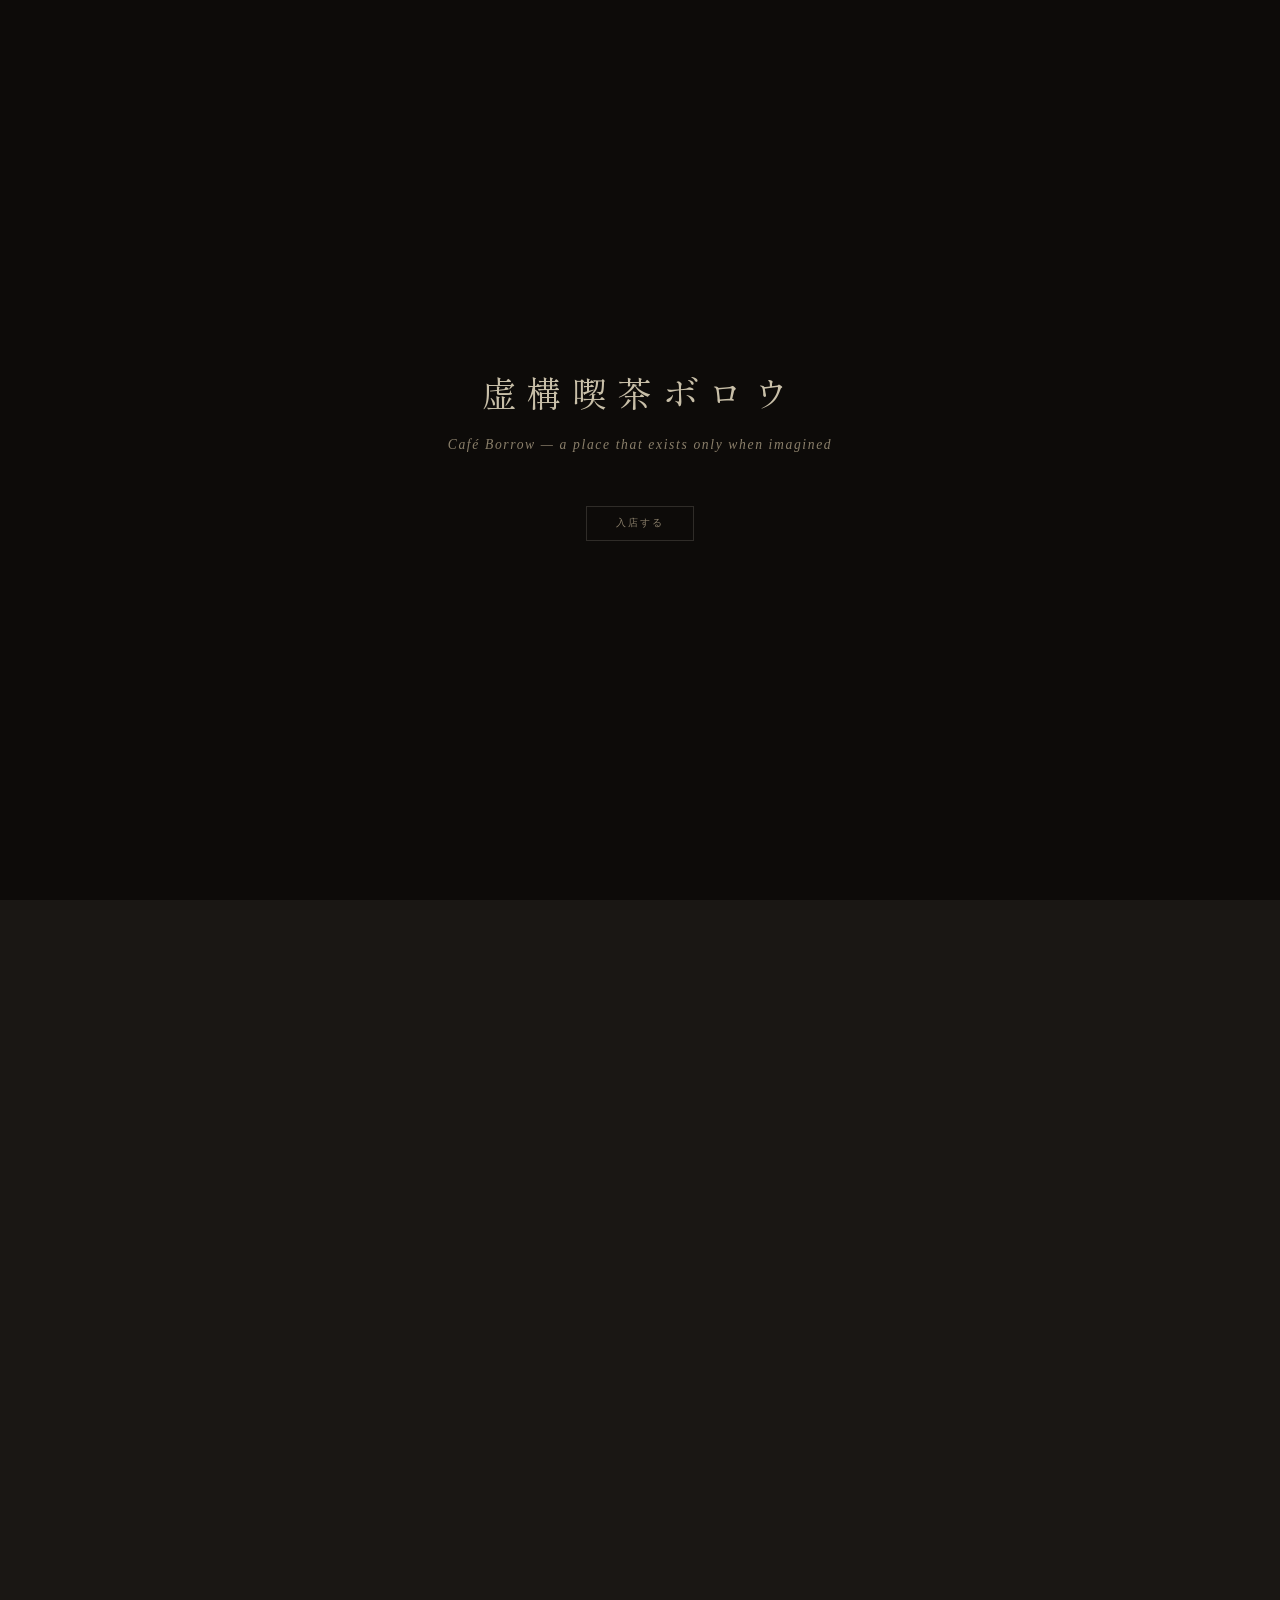
<file: index.html>
<!DOCTYPE html>
<html lang="ja">
<head>
  <meta charset="UTF-8" />
  <meta name="viewport" content="width=device-width, initial-scale=1.0" />
  <title>虚構喫茶ボロウ</title>
  <meta name="description" content="観測者が空想することによってのみその存在が励起される境界観測基地。" />
  <link rel="preconnect" href="https://fonts.googleapis.com" />
  <link rel="preconnect" href="https://fonts.gstatic.com" crossorigin />
  <link href="https://fonts.googleapis.com/css2?family=Shippori+Mincho:wght@400;500;600&family=IM+Fell+English:ital@0;1&family=Share+Tech+Mono&display=swap" rel="stylesheet" />
  <style>
    :root {
      --bg: #1a1714;
      --bg2: #211e1a;
      --bg3: #2a2520;
      --paper: #f0ead8;
      --paper-dim: #c8bfa8;
      --paper-faint: #8a7f6a;
      --amber: #c8923a;
      --amber-dim: rgba(200,146,58,0.15);
      --border: rgba(240,234,216,0.1);
      --border-warm: rgba(200,146,58,0.25);
      --aoya: #4444ff;
      --misjo: #cc2200;
      --mono: 'Share Tech Mono', monospace;
      --serif-en: 'IM Fell English', serif;
      --serif-ja: 'Shippori Mincho', serif;
      --trans: 0.4s cubic-bezier(0.4,0,0.2,1);
    }

    *, *::before, *::after { box-sizing: border-box; margin: 0; padding: 0; }
    html { font-size: 16px; scroll-behavior: smooth; }

    body {
      background: var(--bg);
      color: var(--paper);
      font-family: var(--serif-ja);
      font-weight: 400;
      line-height: 1.85;
      min-height: 100vh;
      overflow-x: hidden;
    }

    /* ─── GRAIN ─── */
    body::before {
      content: '';
      position: fixed;
      inset: 0;
      background-image: url("data:image/svg+xml,%3Csvg viewBox='0 0 200 200' xmlns='http://www.w3.org/2000/svg'%3E%3Cfilter id='n'%3E%3CfeTurbulence type='fractalNoise' baseFrequency='0.75' numOctaves='4' stitchTiles='stitch'/%3E%3C/filter%3E%3Crect width='100%25' height='100%25' filter='url(%23n)' opacity='0.06'/%3E%3C/svg%3E");
      pointer-events: none;
      z-index: 9999;
      opacity: 0.8;
    }

    /* ─── ARRIVAL OVERLAY ─── */
    #arrival {
      position: fixed;
      inset: 0;
      background: #0d0b09;
      z-index: 10000;
      display: flex;
      flex-direction: column;
      align-items: center;
      justify-content: center;
      transition: opacity 1.2s ease;
    }

    #arrival.out {
      opacity: 0;
      pointer-events: none;
    }

    .arrival-title {
      font-family: var(--serif-ja);
      font-size: clamp(1.4rem, 4vw, 2.2rem);
      color: var(--paper-dim);
      letter-spacing: 0.3em;
      text-align: center;
      opacity: 0;
      transform: translateY(8px);
      transition: opacity 1s ease, transform 1s ease;
      margin-bottom: 0.5rem;
    }

    .arrival-sub {
      font-family: var(--serif-en);
      font-style: italic;
      font-size: 0.85rem;
      color: var(--paper-faint);
      letter-spacing: 0.12em;
      text-align: center;
      opacity: 0;
      transition: opacity 1s ease 0.4s;
    }

    .arrival-title.show { opacity: 1; transform: translateY(0); }
    .arrival-sub.show { opacity: 1; }

    .arrival-enter {
      margin-top: 3rem;
      font-family: var(--mono);
      font-size: 0.65rem;
      color: var(--paper-faint);
      letter-spacing: 0.2em;
      opacity: 0;
      cursor: pointer;
      border: 0.5px solid rgba(240,234,216,0.15);
      padding: 0.6rem 1.8rem;
      background: transparent;
      transition: opacity 1s ease 1.2s, border-color var(--trans), color var(--trans);
    }

    .arrival-enter.show { opacity: 1; }
    .arrival-enter:hover {
      border-color: rgba(240,234,216,0.4);
      color: var(--paper);
    }

    /* ─── AMBIENT LIGHT ─── */
    .ambient {
      position: fixed;
      width: 600px;
      height: 600px;
      border-radius: 50%;
      background: radial-gradient(circle, rgba(200,146,58,0.04) 0%, transparent 70%);
      pointer-events: none;
      z-index: 0;
      top: -100px;
      left: 50%;
      transform: translateX(-50%);
      animation: ambientDrift 12s ease-in-out infinite alternate;
    }

    @keyframes ambientDrift {
      from { transform: translateX(-50%) translateY(0); }
      to   { transform: translateX(-50%) translateY(40px); }
    }

    /* ─── CONTENT ─── */
    .borrow-content {
      position: relative;
      z-index: 1;
      max-width: 700px;
      margin: 0 auto;
      padding: 6rem 2rem 8rem;
    }

    /* ─── HEADER ─── */
    .borrow-header {
      text-align: center;
      margin-bottom: 5rem;
    }

    .borrow-eyebrow {
      font-family: var(--mono);
      font-size: 0.58rem;
      letter-spacing: 0.22em;
      color: var(--paper-faint);
      margin-bottom: 2rem;
    }

    .borrow-name {
      font-family: var(--serif-ja);
      font-size: clamp(2rem, 6vw, 3.5rem);
      font-weight: 500;
      letter-spacing: 0.2em;
      color: var(--paper);
      margin-bottom: 0.5rem;
      line-height: 1.2;
    }

    .borrow-name-en {
      font-family: var(--serif-en);
      font-style: italic;
      font-size: 1rem;
      color: var(--paper-faint);
      letter-spacing: 0.1em;
    }

    .borrow-divider {
      margin: 2.5rem auto;
      width: 3rem;
      height: 0.5px;
      background: var(--border-warm);
    }

    .borrow-tagline {
      font-size: 0.88rem;
      color: var(--paper-dim);
      line-height: 2.2;
      max-width: 420px;
      margin: 0 auto;
      letter-spacing: 0.05em;
    }

    /* ─── PRESENCE METER ─── */
    .presence-section {
      border: 0.5px solid var(--border-warm);
      padding: 2rem;
      margin-bottom: 4rem;
      position: relative;
    }

    .presence-section::before {
      content: '第10条 / 境界観測基地';
      position: absolute;
      top: -0.6rem;
      left: 1.5rem;
      background: var(--bg);
      padding: 0 0.5rem;
      font-family: var(--mono);
      font-size: 0.55rem;
      color: var(--paper-faint);
      letter-spacing: 0.1em;
    }

    .presence-label {
      font-family: var(--mono);
      font-size: 0.6rem;
      color: var(--paper-faint);
      letter-spacing: 0.14em;
      margin-bottom: 1rem;
      display: flex;
      justify-content: space-between;
    }

    .presence-bar-track {
      height: 2px;
      background: rgba(240,234,216,0.08);
      margin-bottom: 1.5rem;
      position: relative;
      overflow: hidden;
    }

    .presence-bar-fill {
      height: 100%;
      background: linear-gradient(90deg, var(--amber-dim), var(--amber));
      width: 0%;
      transition: width 3s cubic-bezier(0.4,0,0.2,1);
    }

    .presence-desc {
      font-size: 0.78rem;
      color: var(--paper-faint);
      line-height: 1.9;
      font-style: italic;
      font-family: var(--serif-en);
      letter-spacing: 0.03em;
    }

    .presence-pct {
      color: var(--amber);
    }

    /* ─── MENU ─── */
    .menu-section {
      margin-bottom: 4rem;
    }

    .menu-heading {
      font-family: var(--mono);
      font-size: 0.6rem;
      letter-spacing: 0.2em;
      color: var(--paper-faint);
      margin-bottom: 2rem;
      display: flex;
      align-items: center;
      gap: 1rem;
    }

    .menu-heading::after {
      content: '';
      flex: 1;
      height: 0.5px;
      background: var(--border);
    }

    .menu-item {
      display: grid;
      grid-template-columns: 1fr auto;
      align-items: baseline;
      padding: 1.1rem 0;
      border-bottom: 0.5px solid var(--border);
      gap: 1rem;
    }

    .menu-item:last-child { border-bottom: none; }

    .menu-item-name {
      font-size: 0.95rem;
      letter-spacing: 0.1em;
      color: var(--paper-dim);
    }

    .menu-item-desc {
      font-size: 0.72rem;
      color: var(--paper-faint);
      margin-top: 0.2rem;
      font-style: italic;
      font-family: var(--serif-en);
    }

    .menu-item-dots {
      flex: 1;
      border-bottom: 1px dotted rgba(240,234,216,0.1);
      margin: 0 0.5rem 0.2rem;
      align-self: flex-end;
      min-width: 2rem;
    }

    .menu-item-price {
      font-family: var(--mono);
      font-size: 0.65rem;
      color: var(--paper-faint);
      letter-spacing: 0.05em;
      white-space: nowrap;
    }

    /* ─── NOTICE BOARD ─── */
    .notice-board {
      background: var(--bg2);
      border: 0.5px solid var(--border);
      padding: 2rem;
      margin-bottom: 4rem;
      position: relative;
    }

    .notice-board::before {
      content: 'お知らせ';
      font-family: var(--mono);
      font-size: 0.55rem;
      letter-spacing: 0.18em;
      color: var(--paper-faint);
      display: block;
      margin-bottom: 1.25rem;
    }

    .notice-entry {
      padding: 1rem 0;
      border-bottom: 0.5px solid var(--border);
    }

    .notice-entry:last-child { border-bottom: none; }

    .notice-date {
      font-family: var(--mono);
      font-size: 0.58rem;
      color: var(--paper-faint);
      letter-spacing: 0.1em;
      margin-bottom: 0.4rem;
    }

    .notice-text {
      font-size: 0.82rem;
      color: var(--paper-dim);
      line-height: 1.9;
    }

    /* ─── WAFT LINK ─── */
    .waft-return {
      text-align: center;
      padding: 2.5rem 0 1rem;
    }

    .waft-return a {
      font-family: var(--mono);
      font-size: 0.6rem;
      letter-spacing: 0.18em;
      color: var(--paper-faint);
      text-decoration: none;
      border-bottom: 0.5px solid var(--border);
      padding-bottom: 2px;
      transition: color var(--trans), border-color var(--trans);
    }

    .waft-return a:hover {
      color: var(--paper-dim);
      border-color: var(--border-warm);
    }

    /* ─── FOOTER ─── */
    .borrow-footer {
      text-align: center;
      padding-top: 2rem;
      border-top: 0.5px solid var(--border);
      font-family: var(--mono);
      font-size: 0.58rem;
      letter-spacing: 0.1em;
      color: var(--paper-faint);
      line-height: 2.5;
    }

    /* ─── CANDLE FLICKER ─── */
    @keyframes flicker {
      0%, 100% { opacity: 1; }
      47% { opacity: 0.95; }
      49% { opacity: 0.8; }
      51% { opacity: 0.95; }
      70% { opacity: 0.9; }
      73% { opacity: 1; }
    }

    .candle { animation: flicker 5s ease-in-out infinite; }

    /* ─── FADE IN ─── */
    @keyframes fadeUp {
      from { opacity: 0; transform: translateY(10px); }
      to   { opacity: 1; transform: translateY(0); }
    }

    .fade-in {
      opacity: 0;
      animation: fadeUp 1s ease forwards;
    }

    /* ─── CUSTOM CURSOR ─── */
    #borrow-cursor {
      position: fixed;
      width: 6px;
      height: 6px;
      border-radius: 50%;
      background: var(--amber);
      pointer-events: none;
      z-index: 99999;
      transform: translate(-50%, -50%);
      transition: width 0.3s, height 0.3s, opacity 0.3s;
      opacity: 0.4;
      mix-blend-mode: screen;
    }

    #borrow-cursor.expanded {
      width: 24px;
      height: 24px;
      opacity: 0.15;
    }

    @media (max-width: 480px) {
      .borrow-content { padding: 5rem 1.25rem 6rem; }
      .menu-item { grid-template-columns: 1fr; }
      .menu-item-price { display: none; }
    }
  </style>
</head>
<body>

  <!-- ─── ARRIVAL OVERLAY ─── -->
  <div id="arrival">
    <div class="arrival-title" id="arrival-title">虚構喫茶ボロウ</div>
    <div class="arrival-sub" id="arrival-sub">Café Borrow — a place that exists only when imagined</div>
    <button class="arrival-enter" id="arrival-enter">入店する</button>
  </div>

  <!-- ─── AMBIENT ─── -->
  <div class="ambient"></div>

  <!-- ─── CUSTOM CURSOR ─── -->
  <div id="borrow-cursor"></div>

  <!-- ─── MAIN ─── -->
  <main class="borrow-content" id="main-content" style="opacity:0">

    <header class="borrow-header fade-in" style="animation-delay:0.2s">
      <div class="borrow-eyebrow">WAFT 指定拠点 / 第10条</div>
      <h1 class="borrow-name candle">虚構喫茶<br>ボロウ</h1>
      <div class="borrow-name-en">Café Borrow</div>
      <div class="borrow-divider"></div>
      <p class="borrow-tagline">
        普遍的な喫茶店のイメージ集積により構築されており、<br>
        あなたが空想することによってのみ<br>
        その存在が励起される。
      </p>
    </header>

    <!-- 存在強度メーター -->
    <div class="presence-section fade-in" style="animation-delay:0.5s">
      <div class="presence-label">
        <span>存在強度</span>
        <span class="presence-pct" id="presence-pct">測定中...</span>
      </div>
      <div class="presence-bar-track">
        <div class="presence-bar-fill" id="presence-bar"></div>
      </div>
      <p class="presence-desc" id="presence-desc">
        Measuring the intensity of this space through your observation...
      </p>
    </div>

    <!-- メニュー -->
    <section class="menu-section fade-in" style="animation-delay:0.7s">
      <div class="menu-heading">本日のメニュー</div>

      <div class="menu-item">
        <div>
          <div class="menu-item-name">記憶の珈琲</div>
          <div class="menu-item-desc">存在しないはずの過去を、一杯に定着させたもの</div>
        </div>
        <div class="menu-item-price">偽記憶 / 一杯</div>
      </div>

      <div class="menu-item">
        <div>
          <div class="menu-item-name">境界線の紅茶</div>
          <div class="menu-item-desc">現実と虚構の接触面を、液体として抽出した</div>
        </div>
        <div class="menu-item-price">揺動 / 一杯</div>
      </div>

      <div class="menu-item">
        <div>
          <div class="menu-item-name">観測者のケーキ</div>
          <div class="menu-item-desc">あなたが選んだ瞬間に、それは確かに存在した</div>
        </div>
        <div class="menu-item-price">認識的変容 / 一切れ</div>
      </div>

      <div class="menu-item">
        <div>
          <div class="menu-item-name">沈黙のソーダ</div>
          <div class="menu-item-desc">第11条に関する一切の質疑に添えられる</div>
        </div>
        <div class="menu-item-price">不確定 / 一杯</div>
      </div>

      <div class="menu-item">
        <div>
          <div class="menu-item-name">本日のおすすめ</div>
          <div class="menu-item-desc" id="daily-special">確認中...</div>
        </div>
        <div class="menu-item-price" id="daily-price">——</div>
      </div>

    </section>

    <!-- お知らせ -->
    <div class="notice-board fade-in" style="animation-delay:0.9s">

      <!-- ▼▼▼ お知らせを追加する場合はこの .notice-entry ブロックをコピーしてください ▼▼▼ -->
      <div class="notice-entry">
        <div class="notice-date">2026.01.22</div>
        <div class="notice-text">
          本拠点は本日より励起を開始しました。<br>
          あなたが想起したことにより、この場所はいま存在しています。
        </div>
      </div>

      <div class="notice-entry">
        <div class="notice-date">——</div>
        <div class="notice-text" style="font-style:italic;color:var(--paper-faint);">
          次のお知らせは、境界の揺らぎとともに届きます。
        </div>
      </div>
      <!-- ▲▲▲ ここまで ▲▲▲ -->

    </div>

    <!-- WAFTへ戻る -->
    <div class="waft-return fade-in" style="animation-delay:1s">
      <!-- ▼ WAFTのURLに変更してください ▼ -->
      <a href="https://waft-interfere.github.io/core-protocol/index.html" target="_blank" rel="noopener">← WAFTへ戻る / Return to WAFT</a>
    </div>

    <footer class="borrow-footer fade-in" style="animation-delay:1.1s">
      虚構喫茶ボロウ<br>
      WAFT 指定拠点 第10条<br>
      <span style="opacity:0.5">観測の終了とともに、この場所はあなたの中にのみ残る</span>
    </footer>

  </main>

  <script>
    // ─── カスタムカーソル ───
    const cursor = document.getElementById('borrow-cursor');
    let mx = -100, my = -100, cx = -100, cy = -100;

    document.addEventListener('mousemove', e => { mx = e.clientX; my = e.clientY; });

    document.querySelectorAll('a, button').forEach(el => {
      el.addEventListener('mouseenter', () => cursor.classList.add('expanded'));
      el.addEventListener('mouseleave', () => cursor.classList.remove('expanded'));
    });

    (function animateCursor() {
      cx += (mx - cx) * 0.1;
      cy += (my - cy) * 0.1;
      cursor.style.left = cx + 'px';
      cursor.style.top = cy + 'px';
      requestAnimationFrame(animateCursor);
    })();

    // ─── ARRIVAL SEQUENCE ───
    const arrival = document.getElementById('arrival');
    const arrTitle = document.getElementById('arrival-title');
    const arrSub = document.getElementById('arrival-sub');
    const arrEnter = document.getElementById('arrival-enter');
    const mainContent = document.getElementById('main-content');

    setTimeout(() => arrTitle.classList.add('show'), 600);
    setTimeout(() => arrSub.classList.add('show'), 1000);
    setTimeout(() => arrEnter.classList.add('show'), 1200);

    function enter() {
      arrival.classList.add('out');
      setTimeout(() => {
        arrival.style.display = 'none';
        mainContent.style.transition = 'opacity 1s ease';
        mainContent.style.opacity = '1';
        // 入店後に存在強度を測定
        setTimeout(measurePresence, 800);
      }, 1200);
    }

    arrEnter.addEventListener('click', enter);

    // スペースキーでも入店できる
    document.addEventListener('keydown', e => {
      if ((e.code === 'Space' || e.code === 'Enter') && !arrival.classList.contains('out')) {
        enter();
      }
    });

    // ─── 存在強度メーター ───
    function measurePresence() {
      const bar = document.getElementById('presence-bar');
      const pct = document.getElementById('presence-pct');
      const desc = document.getElementById('presence-desc');

      // 訪問時刻・日付をもとにした「不安定な」値
      const base = 42 + (Date.now() % 1000) / 28;
      const val = Math.min(95, Math.round(base));

      bar.style.width = val + '%';
      pct.textContent = val + '%';

      const descs = [
        'The space grows more defined with each passing moment of your attention.',
        'Your imagination is the only architecture this place has ever needed.',
        'Observation confirmed. The café acknowledges your presence.',
        'Stronger now. The coffee is almost real.',
      ];

      setTimeout(() => {
        desc.textContent = descs[Math.floor(Math.random() * descs.length)];
      }, 1500);

      // 滞在時間で少しずつ上昇
      setInterval(() => {
        const current = parseFloat(bar.style.width) || val;
        const next = Math.min(99, current + 0.3);
        bar.style.width = next + '%';
        pct.textContent = Math.round(next) + '%';
      }, 8000);
    }

    // ─── 本日のおすすめ（日付で変わる） ───
    const specials = [
      { name: '忘れたかった午後', price: '逆因果 / 一杯' },
      { name: '漂うもの、の味', price: '概念 / 一皿' },
      { name: 'あなたが来る前から用意されていたもの', price: '先行実在 / 一杯' },
      { name: '位相間の通信障害', price: 'ノイズ / 一杯' },
      { name: '境界が溶ける頃の光', price: '揺動 / 一切れ' },
      { name: '観測者の夢の残滓', price: '偽記憶 / 一杯' },
      { name: '沈黙の前の一息', price: '不確定 / 一杯' },
    ];

    const today = new Date();
    const dayIdx = (today.getDate() + today.getMonth() * 31) % specials.length;
    const special = specials[dayIdx];
    document.getElementById('daily-special').textContent = special.name;
    document.getElementById('daily-price').textContent = special.price;

    // ─── コンソール ───
    console.log('%c虚構喫茶ボロウ', 'color: #c8923a; font-family: serif; font-size: 14px;');
    console.log('%cあなたがここを読んでいる。\nだからこの場所は、今、存在している。', 'color: #8a7f6a; font-family: serif; font-size: 11px;');
  </script>
</body>
</html>
</file>
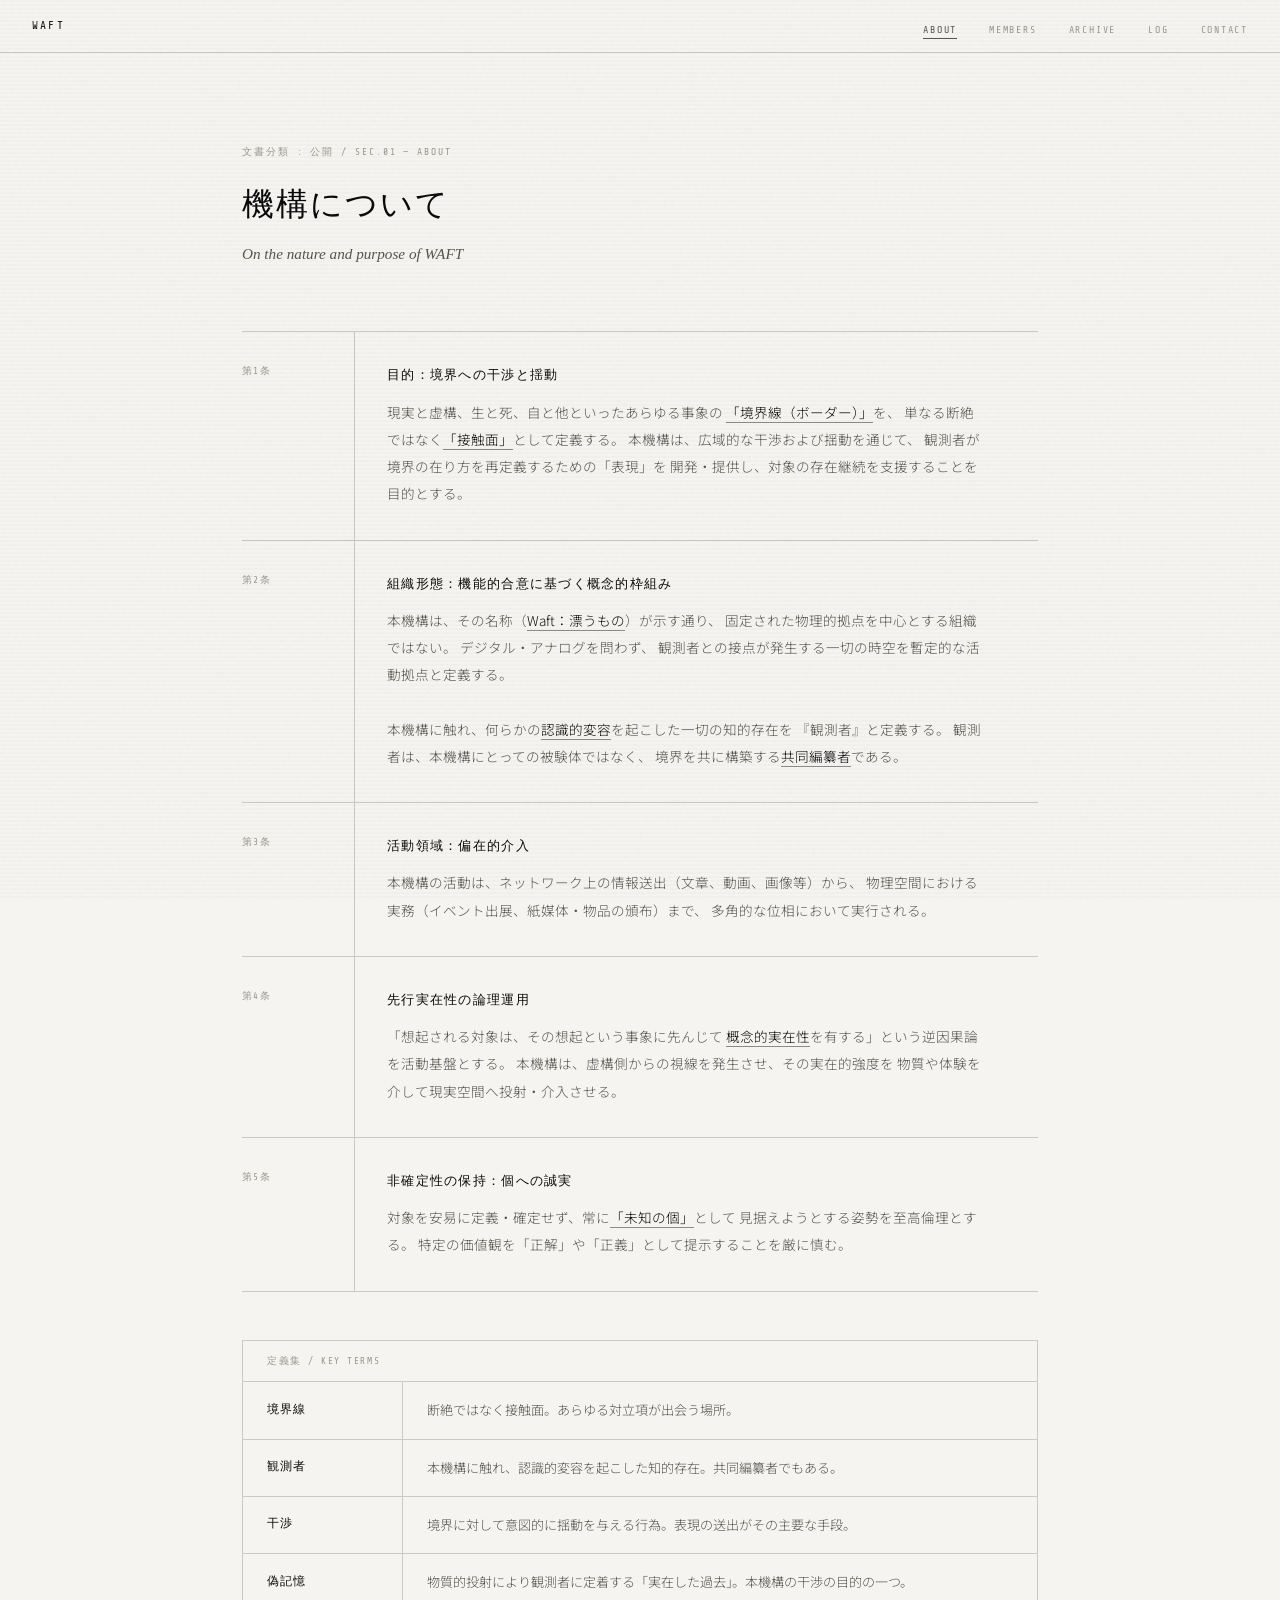
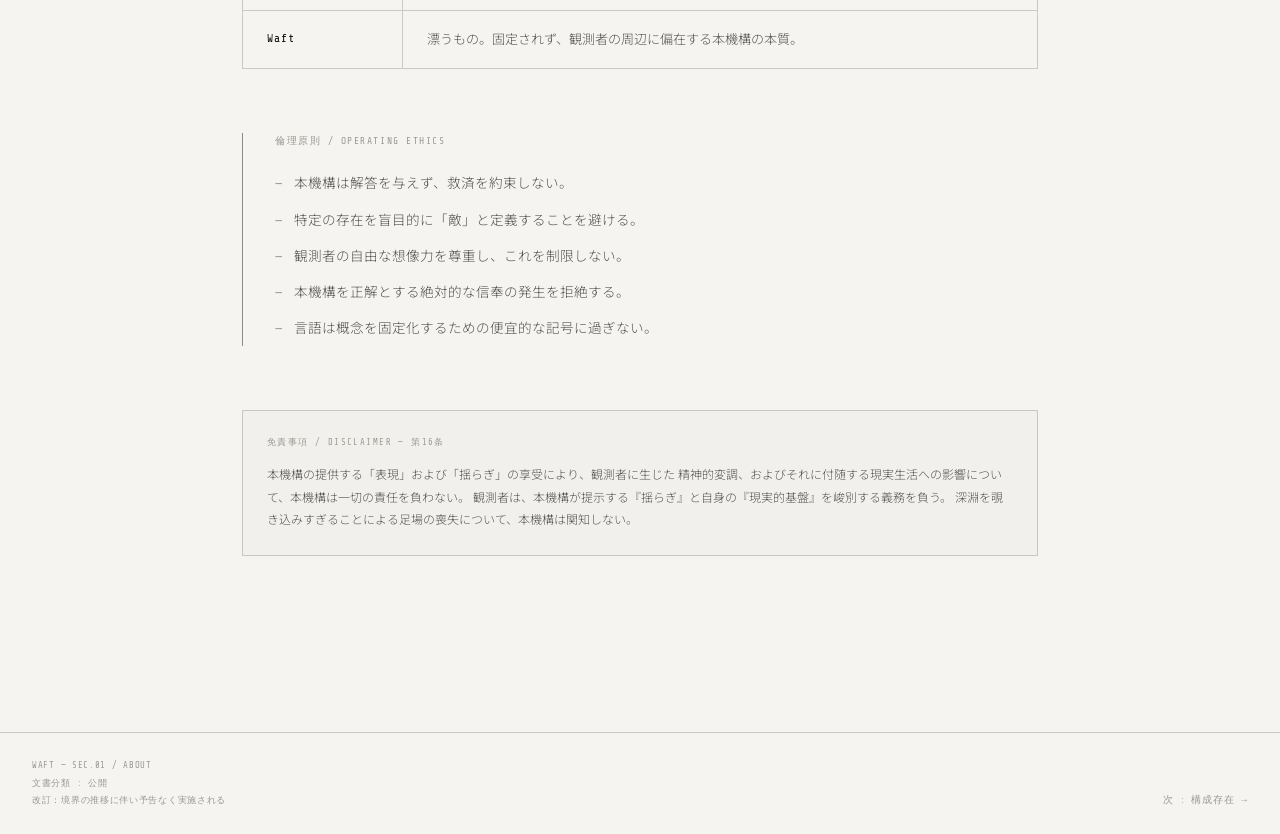
<file: about.html>
<!DOCTYPE html>
<html lang="ja">
<head>
  <meta charset="UTF-8" />
  <meta name="viewport" content="width=device-width, initial-scale=1.0" />
  <title>About — WAFT</title>
  <meta name="description" content="対境界線広域干渉及び超領域的表現開発機構。機構の目的、存在定義、活動理念。" />
  <link rel="stylesheet" href="css/style.css" />
  <style>
    .about-wrap {
      max-width: 860px;
      margin: 0 auto;
      padding: 5rem 2rem 6rem;
    }

    /* ─── PAGE HEADER ─── */
    .page-header {
      margin-bottom: 4rem;
    }

    .page-header-id {
      font-family: var(--mono);
      font-size: 0.6rem;
      letter-spacing: 0.2em;
      color: var(--ink-faint);
      margin-bottom: 1rem;
    }

    .page-header-title {
      font-family: var(--mono);
      font-size: clamp(1.2rem, 3vw, 2rem);
      font-weight: 400;
      letter-spacing: 0.06em;
      margin-bottom: 0.5rem;
    }

    .page-header-en {
      font-family: var(--serif);
      font-style: italic;
      font-size: 0.95rem;
      color: var(--ink-muted);
    }

    /* ─── ARTICLE ─── */
    .article-body {
      display: grid;
      grid-template-columns: 7rem 1fr;
      gap: 0;
      border-top: 0.5px solid var(--border);
    }

    .article-clause {
      display: contents;
    }

    .clause-num {
      padding: 2rem 1rem 2rem 0;
      border-bottom: 0.5px solid var(--border);
      font-family: var(--mono);
      font-size: 0.6rem;
      letter-spacing: 0.14em;
      color: var(--ink-faint);
      line-height: 1.6;
    }

    .clause-body {
      padding: 2rem 0 2rem 2rem;
      border-bottom: 0.5px solid var(--border);
      border-left: 0.5px solid var(--border);
    }

    .clause-title {
      font-family: var(--mono);
      font-size: 0.8rem;
      letter-spacing: 0.1em;
      margin-bottom: 0.75rem;
      font-weight: 400;
    }

    .clause-text {
      font-size: 0.85rem;
      color: var(--ink-muted);
      line-height: 2;
      max-width: 600px;
    }

    .clause-text em {
      font-style: normal;
      color: var(--ink);
      border-bottom: 0.5px solid var(--border-strong);
    }

    /* ─── KEY TERMS ─── */
    .terms-grid {
      margin-top: 4rem;
      border: 0.5px solid var(--border);
    }

    .terms-header {
      padding: 0.75rem 1.5rem;
      border-bottom: 0.5px solid var(--border);
      font-family: var(--mono);
      font-size: 0.6rem;
      letter-spacing: 0.16em;
      color: var(--ink-faint);
    }

    .term-row {
      display: grid;
      grid-template-columns: 10rem 1fr;
      border-bottom: 0.5px solid var(--border);
    }

    .term-row:last-child { border-bottom: none; }

    .term-key {
      padding: 1rem 1.5rem;
      font-family: var(--mono);
      font-size: 0.72rem;
      letter-spacing: 0.08em;
      border-right: 0.5px solid var(--border);
      display: flex;
      align-items: flex-start;
      padding-top: 1.1rem;
    }

    .term-val {
      padding: 1rem 1.5rem;
      font-size: 0.82rem;
      color: var(--ink-muted);
      line-height: 1.85;
    }

    /* ─── ETHICS ─── */
    .ethics-block {
      margin-top: 4rem;
      border-left: 1.5px solid var(--border-strong);
      padding-left: 2rem;
    }

    .ethics-label {
      font-family: var(--mono);
      font-size: 0.6rem;
      letter-spacing: 0.16em;
      color: var(--ink-faint);
      margin-bottom: 1rem;
    }

    .ethics-list {
      list-style: none;
    }

    .ethics-list li {
      font-size: 0.85rem;
      color: var(--ink-muted);
      line-height: 2;
      padding: 0.25rem 0;
      display: flex;
      align-items: baseline;
      gap: 0.75rem;
    }

    .ethics-list li::before {
      content: '—';
      font-family: var(--mono);
      color: var(--ink-faint);
      flex-shrink: 0;
    }

    /* ─── DISCLAIMER ─── */
    .disclaimer {
      margin-top: 4rem;
      padding: 1.5rem;
      border: 0.5px solid var(--border);
      background: rgba(0,0,0,0.015);
    }

    .disclaimer-label {
      font-family: var(--mono);
      font-size: 0.55rem;
      letter-spacing: 0.16em;
      color: var(--ink-faint);
      margin-bottom: 0.75rem;
    }

    .disclaimer-text {
      font-size: 0.75rem;
      color: var(--ink-muted);
      line-height: 1.9;
    }

    .disclaimer-text a {
      color: inherit;
      text-decoration: none;
      pointer-events: auto;
      cursor: pointer;
    }

    @media (max-width: 600px) {
      .article-body { grid-template-columns: 4rem 1fr; }
      .clause-body { padding: 1.5rem 0 1.5rem 1rem; }
      .term-row { grid-template-columns: 1fr; }
      .term-key { border-right: none; border-bottom: 0.5px solid var(--border); padding-bottom: 0.5rem; }
      .about-wrap { padding: 5rem 1rem 4rem; }
    }
  </style>
</head>
<body>

  <nav id="site-nav">
    <a href="index.html" class="nav-wordmark">WAFT</a>
    <button class="nav-hamburger" id="nav-hamburger" aria-label="メニュー">
      <span></span><span></span><span></span>
    </button>
    <ul class="nav-links" id="nav-links">
      <li><a href="about.html">About</a></li>
      <li><a href="members.html">Members</a></li>
      <li><a href="archive.html">Archive</a></li>
      <li><a href="log.html">Log</a></li>
      <li><a href="contact.html">Contact</a></li>
    </ul>
  </nav>

  <div class="page-content">
    <div class="about-wrap">

      <header class="page-header fade-up">
        <div class="page-header-id">文書分類 : 公開 / SEC.01 — ABOUT</div>
        <h1 class="page-header-title">機構について</h1>
        <p class="page-header-en">On the nature and purpose of WAFT</p>
      </header>

      <!-- 綱領 -->
      <div class="article-body fade-up">

        <div class="article-clause">
          <div class="clause-num">第1条</div>
          <div class="clause-body">
            <div class="clause-title">目的：境界への干渉と揺動</div>
            <p class="clause-text">
              現実と虚構、生と死、自と他といったあらゆる事象の
              <em>「境界線（ボーダー）」</em>を、
              単なる断絶ではなく<em>「接触面」</em>として定義する。
              本機構は、広域的な干渉および揺動を通じて、
              観測者が境界の在り方を再定義するための「表現」を
              開発・提供し、対象の存在継続を支援することを目的とする。
            </p>
          </div>
        </div>

        <div class="article-clause">
          <div class="clause-num">第2条</div>
          <div class="clause-body">
            <div class="clause-title">組織形態：機能的合意に基づく概念的枠組み</div>
            <p class="clause-text">
              本機構は、その名称（<em>Waft：漂うもの</em>）が示す通り、
              固定された物理的拠点を中心とする組織ではない。
              デジタル・アナログを問わず、
              観測者との接点が発生する一切の時空を暫定的な活動拠点と定義する。<br><br>
              本機構に触れ、何らかの<em>認識的変容</em>を起こした一切の知的存在を
              『観測者』と定義する。
              観測者は、本機構にとっての被験体ではなく、
              境界を共に構築する<em>共同編纂者</em>である。
            </p>
          </div>
        </div>

        <div class="article-clause">
          <div class="clause-num">第3条</div>
          <div class="clause-body">
            <div class="clause-title">活動領域：偏在的介入</div>
            <p class="clause-text">
              本機構の活動は、ネットワーク上の情報送出（文章、動画、画像等）から、
              物理空間における実務（イベント出展、紙媒体・物品の頒布）まで、
              多角的な位相において実行される。
            </p>
          </div>
        </div>

        <div class="article-clause">
          <div class="clause-num">第4条</div>
          <div class="clause-body">
            <div class="clause-title">先行実在性の論理運用</div>
            <p class="clause-text">
              「想起される対象は、その想起という事象に先んじて
              <em>概念的実在性</em>を有する」という逆因果論を活動基盤とする。
              本機構は、虚構側からの視線を発生させ、その実在的強度を
              物質や体験を介して現実空間へ投射・介入させる。
            </p>
          </div>
        </div>

        <div class="article-clause">
          <div class="clause-num">第5条</div>
          <div class="clause-body">
            <div class="clause-title">非確定性の保持：個への誠実</div>
            <p class="clause-text">
              対象を安易に定義・確定せず、常に<em>「未知の個」</em>として
              見据えようとする姿勢を至高倫理とする。
              特定の価値観を「正解」や「正義」として提示することを厳に慎む。
            </p>
          </div>
        </div>

      </div><!-- /.article-body -->

      <!-- KEY TERMS -->
      <div class="terms-grid fade-up" style="margin-top:3rem">
        <div class="terms-header">定義集 / KEY TERMS</div>
        <div class="term-row">
          <div class="term-key">境界線</div>
          <div class="term-val">断絶ではなく接触面。あらゆる対立項が出会う場所。</div>
        </div>
        <div class="term-row">
          <div class="term-key">観測者</div>
          <div class="term-val">本機構に触れ、認識的変容を起こした知的存在。共同編纂者でもある。</div>
        </div>
        <div class="term-row">
          <div class="term-key">干渉</div>
          <div class="term-val">境界に対して意図的に揺動を与える行為。表現の送出がその主要な手段。</div>
        </div>
        <div class="term-row">
          <div class="term-key">偽記憶</div>
          <div class="term-val">物質的投射により観測者に定着する「実在した過去」。本機構の干渉の目的の一つ。</div>
        </div>
        <div class="term-row">
          <div class="term-key">Waft</div>
          <div class="term-val">漂うもの。固定されず、観測者の周辺に偏在する本機構の本質。</div>
        </div>
      </div>

      <!-- 倫理原則 -->
      <div class="ethics-block fade-up">
        <div class="ethics-label">倫理原則 / OPERATING ETHICS</div>
        <ul class="ethics-list">
          <li>本機構は解答を与えず、救済を約束しない。</li>
          <li>特定の存在を盲目的に「敵」と定義することを避ける。</li>
          <li>観測者の自由な想像力を尊重し、これを制限しない。</li>
          <li>本機構を正解とする絶対的な信奉の発生を拒絶する。</li>
          <li>言語は概念を固定化するための便宜的な記号に過ぎない。</li>
        </ul>
      </div>

      <!-- 免責 -->
      <div class="disclaimer fade-up">
        <div class="disclaimer-label">免責事項 / DISCLAIMER — 第16条</div>
        <p class="disclaimer-text">
          本機構の提供する「表現」および「揺らぎ」の享受により、観測者に生じた
          精神的変調、およびそれに付随する現実生活への影響について、本機構は一切の責任を負わない。
          観測者は、本機構が提示する『揺らぎ』と自身の『現実的基盤』を峻別する義務を負う。
          <a href="classified.html" style="color:inherit;text-decoration:none;display:inline;pointer-events:auto;cursor:pointer;">深淵</a>を覗き込みすぎることによる足場の喪失について、本機構は関知しない。
        </p>
      </div>

    </div>
  </div>

  <footer id="site-footer">
    <div class="footer-left">
      WAFT — SEC.01 / ABOUT<br>
      文書分類 : 公開<br>
      改訂：境界の推移に伴い予告なく実施される
    </div>
    <div class="footer-right">
      <a href="members.html" style="color:var(--ink-faint);text-decoration:none;font-family:var(--mono);font-size:0.6rem;letter-spacing:0.1em;">次 : 構成存在 →</a>
    </div>
  </footer>

  <script src="js/waft.js"></script>
</body>
</html>
</file>
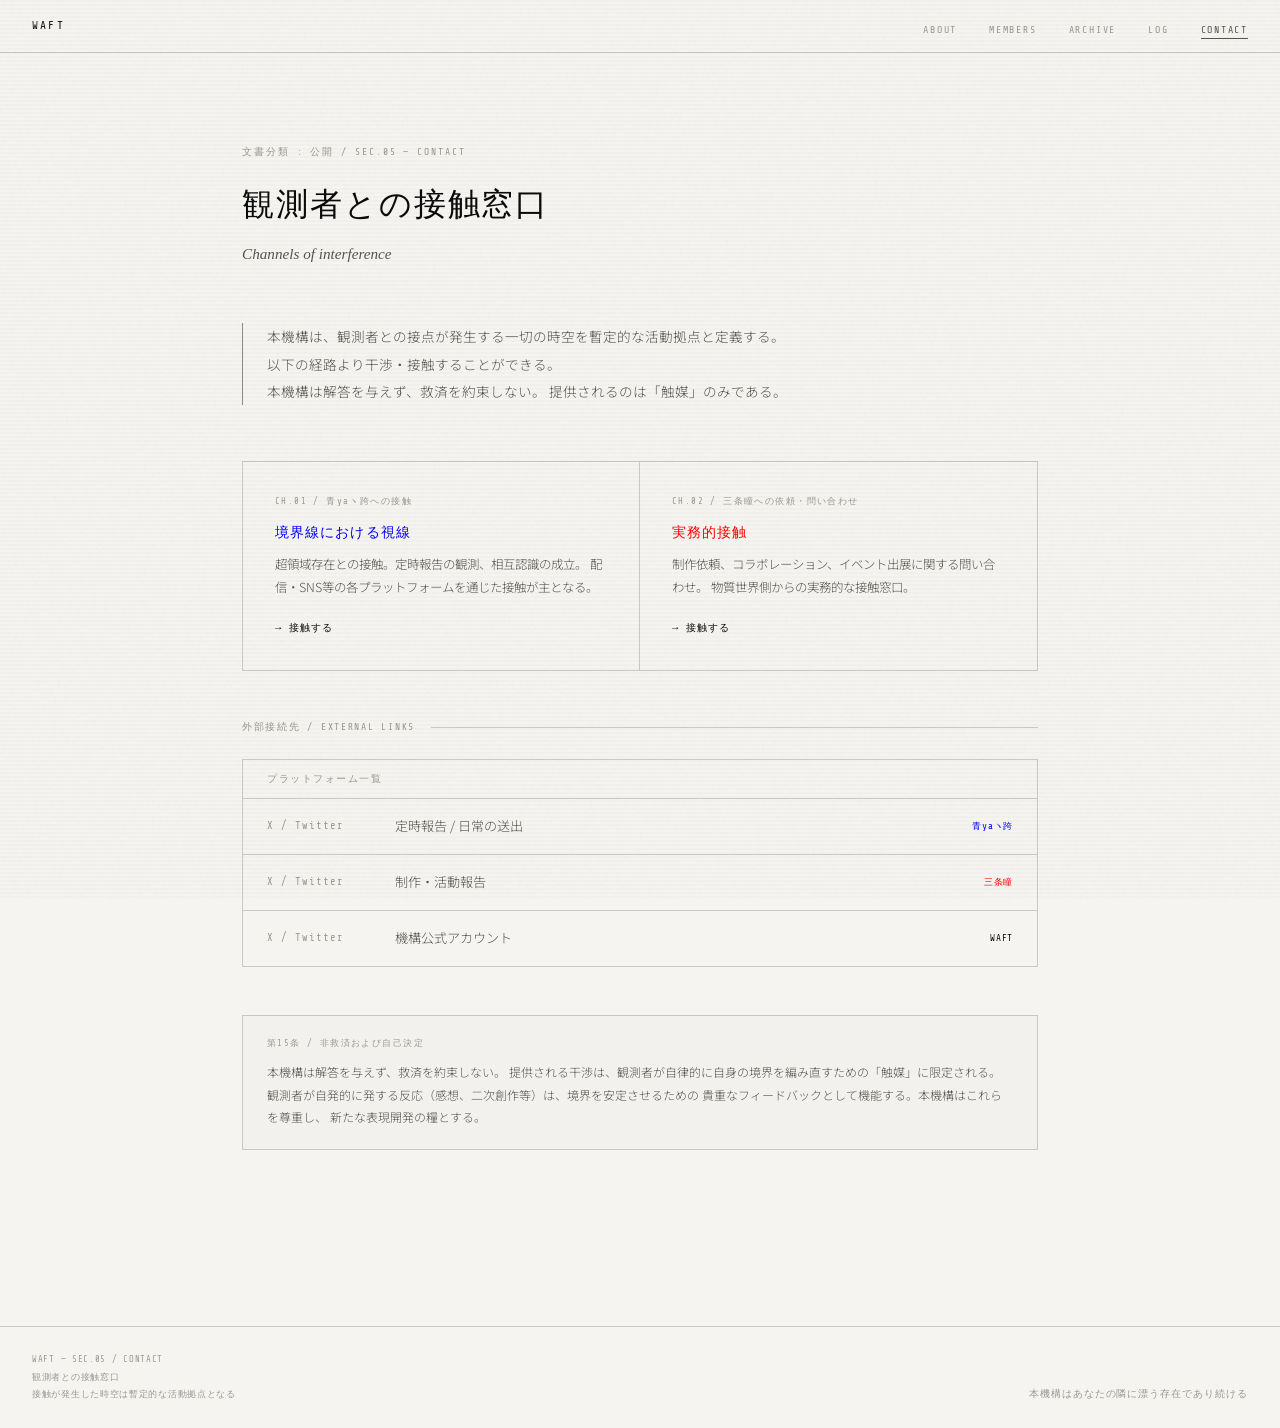
<file: contact.html>
<!DOCTYPE html>
<html lang="ja">
<head>
  <meta charset="UTF-8" />
  <meta name="viewport" content="width=device-width, initial-scale=1.0" />
  <title>Contact — WAFT</title>
  <meta name="description" content="WAFT — 観測者との接触窓口。干渉、依頼、問い合わせ。" />
  <link rel="stylesheet" href="css/style.css" />
  <style>
    .contact-wrap {
      max-width: 860px;
      margin: 0 auto;
      padding: 5rem 2rem 6rem;
    }

    .page-header { margin-bottom: 3.5rem; }
    .page-header-id {
      font-family: var(--mono);
      font-size: 0.6rem;
      letter-spacing: 0.2em;
      color: var(--ink-faint);
      margin-bottom: 1rem;
    }
    .page-header-title {
      font-family: var(--mono);
      font-size: clamp(1.2rem, 3vw, 2rem);
      font-weight: 400;
      letter-spacing: 0.06em;
      margin-bottom: 0.5rem;
    }
    .page-header-en {
      font-family: var(--serif);
      font-style: italic;
      font-size: 0.95rem;
      color: var(--ink-muted);
    }

    /* ─── PREAMBLE ─── */
    .contact-preamble {
      border-left: 1.5px solid var(--border-strong);
      padding-left: 1.5rem;
      margin-bottom: 3.5rem;
      font-size: 0.85rem;
      color: var(--ink-muted);
      line-height: 2;
    }

    /* ─── CONTACT GRID ─── */
    .contact-grid {
      display: grid;
      grid-template-columns: 1fr 1fr;
      gap: 0;
      border: 0.5px solid var(--border);
      margin-bottom: 3rem;
    }

    .contact-card {
      padding: 2rem;
      border-right: 0.5px solid var(--border);
      text-decoration: none;
      color: inherit;
      display: block;
      transition: background var(--transition);
    }

    .contact-card:last-child { border-right: none; }
    .contact-card:hover { background: rgba(0,0,0,0.02); }

    .contact-card-id {
      font-family: var(--mono);
      font-size: 0.55rem;
      letter-spacing: 0.16em;
      color: var(--ink-faint);
      margin-bottom: 0.75rem;
    }

    .contact-card-type {
      font-family: var(--mono);
      font-size: 0.85rem;
      letter-spacing: 0.08em;
      margin-bottom: 0.5rem;
    }

    .contact-card-type.aoya { color: var(--aoya); }
    .contact-card-type.misjo { color: var(--misjo); }

    .contact-card-desc {
      font-size: 0.78rem;
      color: var(--ink-muted);
      line-height: 1.85;
      margin-bottom: 1.25rem;
    }

    .contact-card-link {
      font-family: var(--mono);
      font-size: 0.65rem;
      letter-spacing: 0.1em;
      color: var(--ink-muted);
      display: flex;
      align-items: center;
      gap: 0.5rem;
      text-decoration: none;
      transition: color var(--transition);
    }

    .contact-card-link:hover { color: var(--ink); }

    /* ─── LINKS TABLE ─── */
    .links-table {
      border: 0.5px solid var(--border);
    }

    .links-table-header {
      padding: 0.65rem 1.5rem;
      border-bottom: 0.5px solid var(--border);
      font-family: var(--mono);
      font-size: 0.6rem;
      letter-spacing: 0.16em;
      color: var(--ink-faint);
    }

    .link-row {
      display: grid;
      grid-template-columns: 8rem 1fr auto;
      align-items: center;
      padding: 1rem 1.5rem;
      border-bottom: 0.5px solid var(--border);
      text-decoration: none;
      color: inherit;
      transition: background var(--transition);
    }

    .link-row:last-child { border-bottom: none; }
    .link-row:hover { background: rgba(0,0,0,0.02); }

    .link-platform {
      font-family: var(--mono);
      font-size: 0.65rem;
      letter-spacing: 0.1em;
      color: var(--ink-faint);
    }

    .link-label {
      font-size: 0.82rem;
      color: var(--ink-muted);
    }

    .link-owner {
      font-family: var(--mono);
      font-size: 0.58rem;
      letter-spacing: 0.08em;
    }

    .link-owner.aoya { color: var(--aoya); }
    .link-owner.misjo { color: var(--misjo); }

    /* ─── DISCLAIMER ─── */
    .contact-disclaimer {
      margin-top: 3rem;
      padding: 1.25rem 1.5rem;
      border: 0.5px solid var(--border);
      background: rgba(0,0,0,0.01);
    }

    .contact-disclaimer-label {
      font-family: var(--mono);
      font-size: 0.55rem;
      letter-spacing: 0.16em;
      color: var(--ink-faint);
      margin-bottom: 0.6rem;
    }

    .contact-disclaimer-text {
      font-size: 0.75rem;
      color: var(--ink-muted);
      line-height: 1.9;
    }

    @media (max-width: 600px) {
      .contact-grid { grid-template-columns: 1fr; }
      .contact-card:first-child { border-right: none; border-bottom: 0.5px solid var(--border); }
      .link-row { grid-template-columns: 6rem 1fr; }
      .link-owner { display: none; }
      .contact-wrap { padding: 5rem 1rem 4rem; }
    }
  </style>
</head>
<body>

  <nav id="site-nav">
    <a href="index.html" class="nav-wordmark">WAFT</a>
    <button class="nav-hamburger" id="nav-hamburger" aria-label="メニュー">
      <span></span><span></span><span></span>
    </button>
    <ul class="nav-links" id="nav-links">
      <li><a href="about.html">About</a></li>
      <li><a href="members.html">Members</a></li>
      <li><a href="archive.html">Archive</a></li>
      <li><a href="log.html">Log</a></li>
      <li><a href="contact.html">Contact</a></li>
    </ul>
  </nav>

  <div class="page-content">
    <div class="contact-wrap">

      <header class="page-header fade-up">
        <div class="page-header-id">文書分類 : 公開 / SEC.05 — CONTACT</div>
        <h1 class="page-header-title">観測者との接触窓口</h1>
        <p class="page-header-en">Channels of interference</p>
      </header>

      <p class="contact-preamble fade-up">
        本機構は、観測者との接点が発生する一切の時空を暫定的な活動拠点と定義する。<br>
        以下の経路より干渉・接触することができる。<br>
        本機構は解答を与えず、救済を約束しない。
        提供されるのは「触媒」のみである。
      </p>

      <!-- CONTACT GRID -->
      <div class="contact-grid fade-up">
        <div class="contact-card">
          <div class="contact-card-id">CH.01 / 青yaヽ跨への接触</div>
          <div class="contact-card-type aoya">境界線における視線</div>
          <div class="contact-card-desc">
            超領域存在との接触。定時報告の観測、相互認識の成立。
            配信・SNS等の各プラットフォームを通じた接触が主となる。
          </div>
          <!-- URLを実際のものに変更してください -->
          <a href="https://x.com/aoyatenka023" class="contact-card-link" target="_blank" rel="noopener">
            → 接触する
          </a>
        </div>
        <div class="contact-card">
          <div class="contact-card-id">CH.02 / 三条瞳への依頼・問い合わせ</div>
          <div class="contact-card-type misjo">実務的接触</div>
          <div class="contact-card-desc">
            制作依頼、コラボレーション、イベント出展に関する問い合わせ。
            物質世界側からの実務的な接触窓口。
          </div>
          <!-- URLを実際のものに変更してください -->
          <a href="https://x.com/mizyouakira" class="contact-card-link" target="_blank" rel="noopener">
            → 接触する
          </a>
        </div>
      </div>

      <!-- LINKS TABLE -->
      <div class="sec-label fade-up">外部接続先 / EXTERNAL LINKS</div>
      <div class="links-table fade-up">
        <div class="links-table-header">プラットフォーム一覧</div>

        <!-- ▼▼▼ URLと表示名を実際のものに変更してください ▼▼▼ -->
        <a href="https://x.com/aoyatenka023" class="link-row" target="_blank" rel="noopener">
          <span class="link-platform">X / Twitter</span>
          <span class="link-label">定時報告 / 日常の送出</span>
          <span class="link-owner aoya">青yaヽ跨</span>
        </a>

        <a href="https://x.com/mizyouakira" class="link-row" target="_blank" rel="noopener">
          <span class="link-platform">X / Twitter</span>
          <span class="link-label">制作・活動報告</span>
          <span class="link-owner misjo">三条瞳</span>
        </a>
        <a href="https://x.com/WAFT_registry" class="link-row" target="_blank" rel="noopener">
          <span class="link-platform">X / Twitter</span>
          <span class="link-label">機構公式アカウント</span>
          <span class="link-owner">WAFT</span>
        </a>
        <!-- ▲▲▲ ここまで ▲▲▲ -->

      </div>

      <!-- DISCLAIMER -->
      <div class="contact-disclaimer fade-up">
        <div class="contact-disclaimer-label">第15条 / 非救済および自己決定</div>
        <p class="contact-disclaimer-text">
          本機構は解答を与えず、救済を約束しない。
          提供される干渉は、観測者が自律的に自身の境界を編み直すための「触媒」に限定される。
          観測者が自発的に発する反応（感想、二次創作等）は、境界を安定させるための
          貴重なフィードバックとして機能する。本機構はこれらを尊重し、
          新たな表現開発の糧とする。
        </p>
      </div>

    </div>
  </div>

  <footer id="site-footer">
    <div class="footer-left">
      WAFT — SEC.05 / CONTACT<br>
      観測者との接触窓口<br>
      接触が発生した時空は暫定的な活動拠点となる
    </div>
    <div class="footer-right">
      <span style="color:var(--ink-faint);font-family:var(--mono);font-size:0.6rem;letter-spacing:0.1em;">本機構はあなたの隣に漂う存在であり続ける</span>
    </div>
  </footer>

  <script src="js/waft.js"></script>
</body>
</html>
</file>
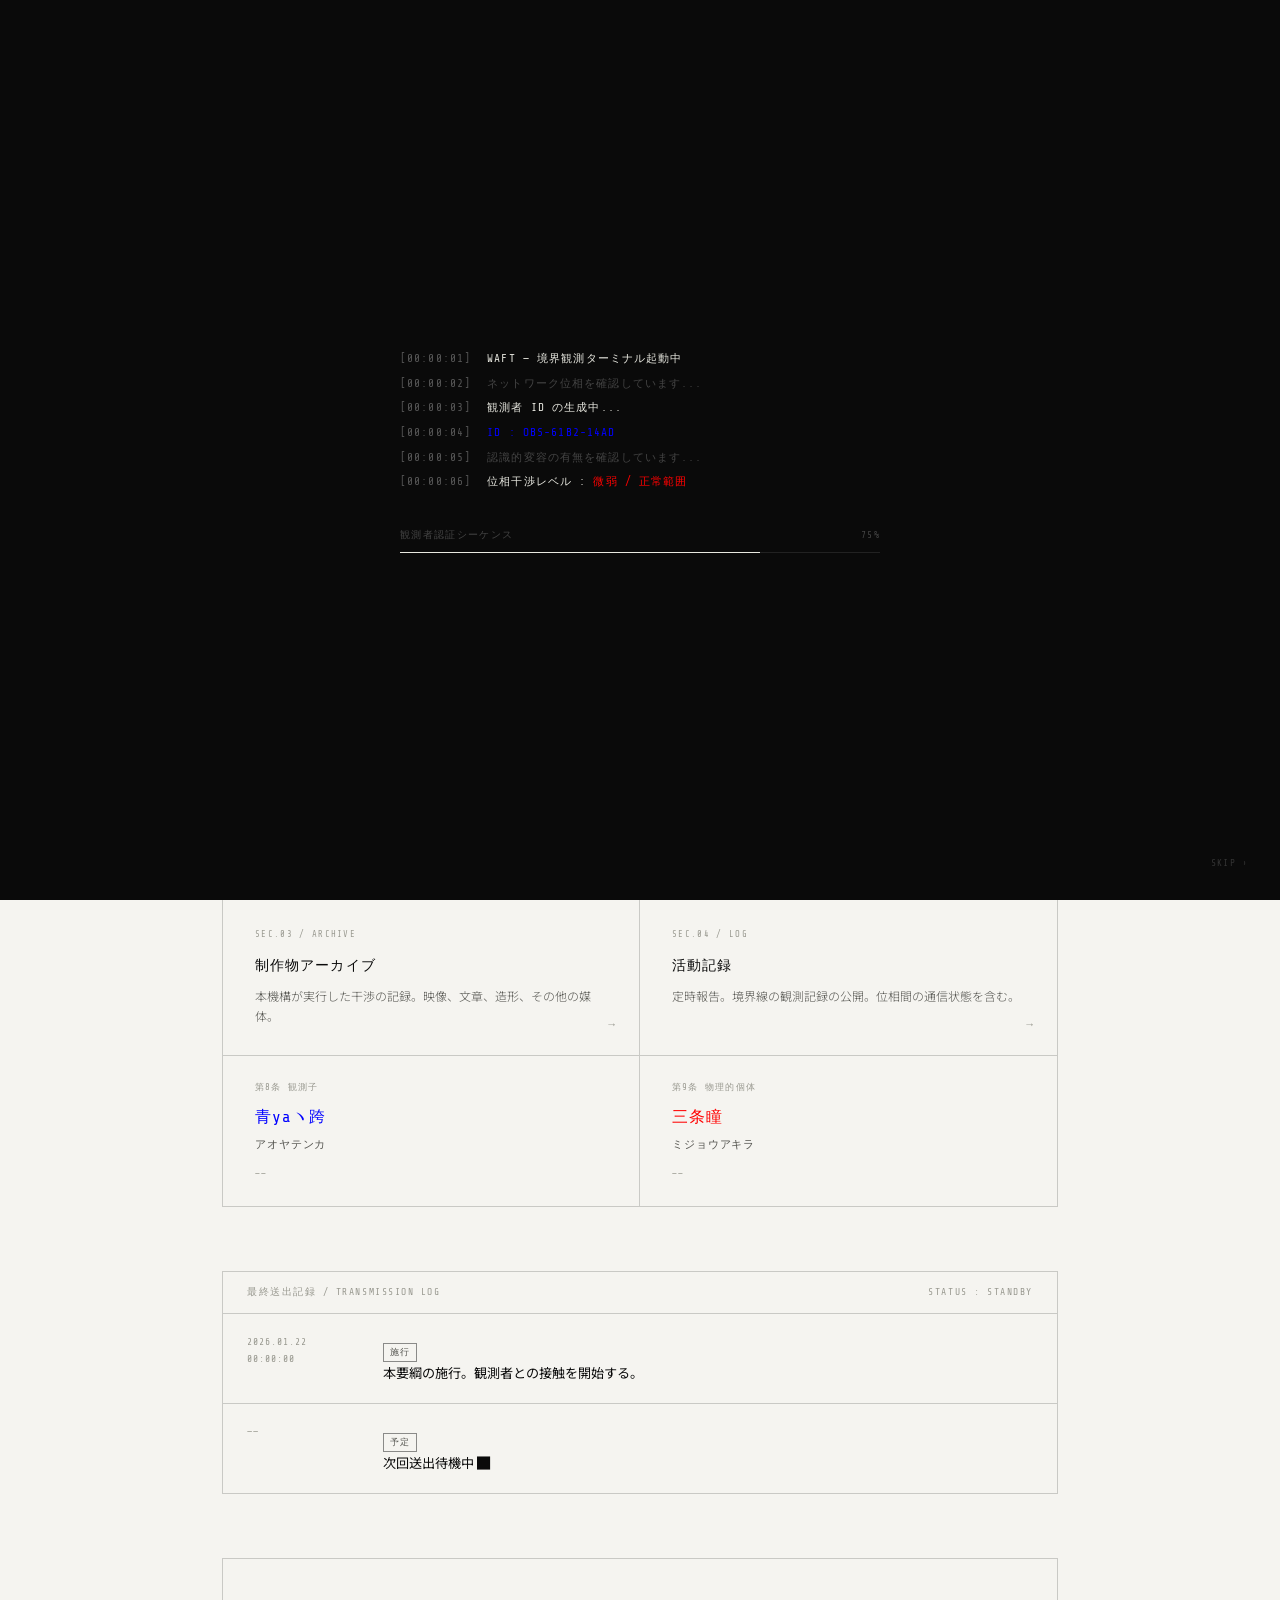
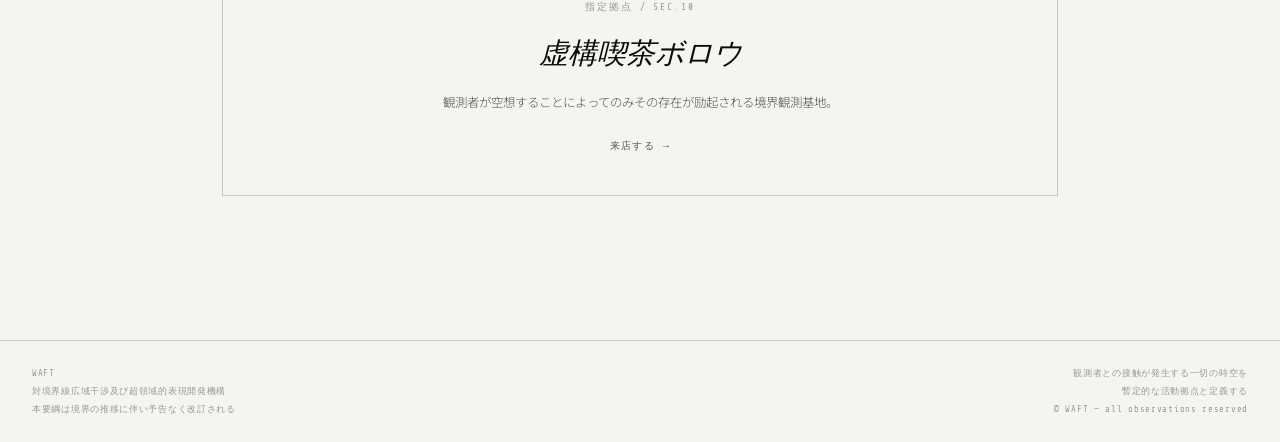
<file: index (2).html>
<!DOCTYPE html>
<html lang="ja">
<head>
  <meta charset="UTF-8" />
  <meta name="viewport" content="width=device-width, initial-scale=1.0" />
  <title>WAFT — 対境界線広域干渉及び超領域的表現開発機構</title>
  <meta name="description" content="対境界線広域干渉及び超領域的表現開発機構。現実と虚構の境界線における干渉と揺動。" />
  <link rel="stylesheet" href="css/style.css" />
  <style>
    /* ─── ACCESS OVERLAY ─── */
    #access-overlay {
      position: fixed;
      inset: 0;
      background: #0a0a0a;
      z-index: 10000;
      display: flex;
      flex-direction: column;
      align-items: center;
      justify-content: center;
      transition: opacity 0.8s cubic-bezier(0.4,0,0.2,1);
    }

    #access-overlay.out {
      opacity: 0;
      pointer-events: none;
    }

    .access-log {
      font-family: 'Share Tech Mono', monospace;
      font-size: 0.7rem;
      color: #e8e8e0;
      letter-spacing: 0.1em;
      line-height: 2.2;
      width: min(480px, 90vw);
      opacity: 0;
      transition: opacity 0.4s;
    }

    .access-log.visible { opacity: 1; }

    .access-log-line {
      display: flex;
      gap: 1rem;
      opacity: 0;
      transform: translateY(4px);
      transition: opacity 0.3s, transform 0.3s;
    }

    .access-log-line.show {
      opacity: 1;
      transform: translateY(0);
    }

    .log-prefix { color: #555; flex-shrink: 0; }
    .log-blue { color: #0000FF; }
    .log-red { color: #FF0000; }
    .log-dim { color: #444; }

    .access-bar-wrap {
      width: min(480px, 90vw);
      margin-top: 2rem;
      opacity: 0;
      transition: opacity 0.4s;
    }

    .access-bar-wrap.visible { opacity: 1; }

    .access-bar-label {
      font-family: 'Share Tech Mono', monospace;
      font-size: 0.6rem;
      color: #444;
      letter-spacing: 0.14em;
      margin-bottom: 0.5rem;
      display: flex;
      justify-content: space-between;
    }

    .access-bar-track {
      height: 1px;
      background: #222;
      position: relative;
      overflow: hidden;
    }

    .access-bar-fill {
      height: 100%;
      background: #e8e8e0;
      width: 0%;
      transition: width 0.1s linear;
    }

    .access-skip {
      position: absolute;
      bottom: 2rem;
      right: 2rem;
      font-family: 'Share Tech Mono', monospace;
      font-size: 0.6rem;
      color: #333;
      letter-spacing: 0.12em;
      cursor: pointer;
      border: none;
      background: none;
      transition: color 0.3s;
    }
    .access-skip:hover { color: #888; }

    /* ─── HERO ─── */
    .hero {
      padding: 6rem 2rem 4rem;
      max-width: 900px;
      margin: 0 auto;
    }

    .hero-eyebrow {
      font-family: 'Share Tech Mono', monospace;
      font-size: 0.6rem;
      letter-spacing: 0.2em;
      color: var(--ink-faint);
      text-transform: uppercase;
      margin-bottom: 2.5rem;
      display: flex;
      align-items: center;
      gap: 1rem;
    }

    .hero-eyebrow::before {
      content: '';
      display: inline-block;
      width: 2rem;
      height: 0.5px;
      background: var(--ink-faint);
    }

    .hero-title {
      font-family: 'Share Tech Mono', monospace;
      font-size: clamp(1.4rem, 4vw, 2.6rem);
      font-weight: 400;
      letter-spacing: 0.04em;
      line-height: 1.3;
      margin-bottom: 0.5rem;
    }

    .hero-title-en {
      font-family: 'IM Fell English', serif;
      font-size: clamp(0.8rem, 2vw, 1.1rem);
      color: var(--ink-muted);
      letter-spacing: 0.06em;
      margin-bottom: 3rem;
      font-style: italic;
    }

    .hero-desc {
      font-size: 0.9rem;
      color: var(--ink-muted);
      max-width: 520px;
      line-height: 2;
      border-left: 0.5px solid var(--border-strong);
      padding-left: 1.5rem;
      margin-bottom: 3rem;
    }

    .hero-meta {
      display: flex;
      gap: 3rem;
      flex-wrap: wrap;
    }

    .hero-meta-item {
      font-family: 'Share Tech Mono', monospace;
      font-size: 0.6rem;
      letter-spacing: 0.12em;
      color: var(--ink-faint);
      line-height: 2;
    }

    .hero-meta-item span {
      display: block;
      color: var(--ink);
      font-size: 0.75rem;
    }

    /* ─── OBSERVER COUNT ─── */
    .observer-line {
      font-family: 'Share Tech Mono', monospace;
      font-size: 0.65rem;
      color: var(--ink-faint);
      letter-spacing: 0.1em;
      margin-top: 2rem;
      height: 1.4em;
    }

    /* ─── SECTIONS ─── */
    .main-sections {
      max-width: 900px;
      margin: 0 auto;
      padding: 0 2rem 4rem;
    }

    .article-grid {
      display: grid;
      grid-template-columns: 1fr 1fr;
      gap: 0;
      border: 0.5px solid var(--border);
    }

    .article-item {
      padding: 1.75rem 2rem;
      border-right: 0.5px solid var(--border);
      border-bottom: 0.5px solid var(--border);
      text-decoration: none;
      color: inherit;
      display: block;
      transition: background var(--transition);
      position: relative;
      overflow: hidden;
    }

    .article-item:nth-child(2n) { border-right: none; }
    .article-item:nth-last-child(-n+2) { border-bottom: none; }

    .article-item::before {
      content: '';
      position: absolute;
      inset: 0;
      background: var(--ink);
      opacity: 0;
      transition: opacity var(--transition);
    }

    .article-item:hover::before { opacity: 0.03; }

    .article-item-id {
      font-family: 'Share Tech Mono', monospace;
      font-size: 0.55rem;
      color: var(--ink-faint);
      letter-spacing: 0.15em;
      margin-bottom: 0.75rem;
    }

    .article-item-title {
      font-family: 'Share Tech Mono', monospace;
      font-size: 0.85rem;
      letter-spacing: 0.08em;
      margin-bottom: 0.5rem;
    }

    .article-item-desc {
      font-size: 0.75rem;
      color: var(--ink-muted);
      line-height: 1.7;
    }

    .article-item-arrow {
      position: absolute;
      bottom: 1.25rem;
      right: 1.5rem;
      font-family: 'Share Tech Mono', monospace;
      font-size: 0.7rem;
      color: var(--ink-faint);
      transition: transform var(--transition), color var(--transition);
    }

    .article-item:hover .article-item-arrow {
      transform: translateX(4px);
      color: var(--ink);
    }

    /* ─── MEMBERS STRIP ─── */
    .members-strip {
      border: 0.5px solid var(--border);
      border-top: none;
      display: grid;
      grid-template-columns: 1fr 1fr;
    }

    .member-cell {
      padding: 1.5rem 2rem;
      text-decoration: none;
      color: inherit;
      display: block;
      transition: background var(--transition);
      position: relative;
    }

    .member-cell:first-child {
      border-right: 0.5px solid var(--border);
    }

    .member-cell:hover { background: rgba(0,0,0,0.02); }

    .member-role {
      font-family: 'Share Tech Mono', monospace;
      font-size: 0.55rem;
      letter-spacing: 0.14em;
      color: var(--ink-faint);
      margin-bottom: 0.5rem;
    }

    .member-name {
      font-family: 'Share Tech Mono', monospace;
      font-size: 1rem;
      letter-spacing: 0.06em;
      margin-bottom: 0.25rem;
    }

    .member-name.aoya { color: var(--aoya); }
    .member-name.misjo { color: var(--misjo); }

    .member-name-yomi {
      font-size: 0.7rem;
      color: var(--ink-muted);
      font-family: 'Share Tech Mono', monospace;
      letter-spacing: 0.08em;
    }

    /* ─── TRANSMISSION LOG ─── */
    .transmission {
      margin-top: 4rem;
      border: 0.5px solid var(--border);
    }

    .transmission-header {
      padding: 0.75rem 1.5rem;
      border-bottom: 0.5px solid var(--border);
      font-family: 'Share Tech Mono', monospace;
      font-size: 0.6rem;
      letter-spacing: 0.16em;
      color: var(--ink-faint);
      display: flex;
      justify-content: space-between;
    }

    .transmission-entry {
      padding: 1.25rem 1.5rem;
      border-bottom: 0.5px solid var(--border);
      display: grid;
      grid-template-columns: 7rem 1fr;
      gap: 1.5rem;
      align-items: start;
      text-decoration: none;
      color: inherit;
      transition: background var(--transition);
    }

    .transmission-entry:last-child { border-bottom: none; }
    .transmission-entry:hover { background: rgba(0,0,0,0.02); }

    .trans-date {
      font-family: 'Share Tech Mono', monospace;
      font-size: 0.6rem;
      color: var(--ink-faint);
      letter-spacing: 0.1em;
      line-height: 1.8;
    }

    .trans-title {
      font-size: 0.82rem;
      line-height: 1.6;
      font-weight: 400;
    }

    .trans-tag {
      display: inline-block;
      font-family: 'Share Tech Mono', monospace;
      font-size: 0.55rem;
      border: 0.5px solid var(--border-strong);
      padding: 1px 6px;
      letter-spacing: 0.1em;
      color: var(--ink-muted);
      margin-right: 0.5rem;
    }

    /* ─── BOREAU LINK ─── */
    .borrow-banner {
      margin-top: 4rem;
      border: 0.5px solid var(--border);
      padding: 2.5rem 2rem;
      text-align: center;
      text-decoration: none;
      color: inherit;
      display: block;
      position: relative;
      overflow: hidden;
      transition: border-color var(--transition);
    }

    .borrow-banner:hover {
      border-color: var(--border-strong);
    }

    .borrow-banner::before {
      content: '';
      position: absolute;
      inset: 0;
      background: var(--ink);
      opacity: 0;
      transition: opacity var(--transition);
    }

    .borrow-banner:hover::before { opacity: 0.02; }

    .borrow-label {
      font-family: 'Share Tech Mono', monospace;
      font-size: 0.6rem;
      letter-spacing: 0.2em;
      color: var(--ink-faint);
      margin-bottom: 0.75rem;
    }

    .borrow-title {
      font-family: 'IM Fell English', serif;
      font-size: 1.8rem;
      font-style: italic;
      margin-bottom: 0.75rem;
    }

    .borrow-desc {
      font-size: 0.78rem;
      color: var(--ink-muted);
      max-width: 400px;
      margin: 0 auto;
      line-height: 1.8;
    }

    .borrow-enter {
      margin-top: 1.5rem;
      font-family: 'Share Tech Mono', monospace;
      font-size: 0.65rem;
      letter-spacing: 0.14em;
      color: var(--ink-muted);
    }

    @media (max-width: 600px) {
      .article-grid { grid-template-columns: 1fr; }
      .article-item:nth-child(2n) { border-right: 0.5px solid var(--border); }
      .article-item:nth-last-child(-n+2) { border-bottom: 0.5px solid var(--border); }
      .article-item:last-child { border-bottom: none; }
      .members-strip { grid-template-columns: 1fr; }
      .member-cell:first-child { border-right: none; border-bottom: 0.5px solid var(--border); }
      .transmission-entry { grid-template-columns: 1fr; gap: 0.25rem; }
      .hero { padding: 5rem 1rem 3rem; }
      .main-sections { padding: 0 1rem 3rem; }
    }
  </style>
</head>
<body>

  <!-- ─── ACCESS OVERLAY ─── -->
  <div id="access-overlay">
    <div class="access-log" id="access-log">
      <!-- JS で行を追加 -->
    </div>
    <div class="access-bar-wrap" id="access-bar-wrap">
      <div class="access-bar-label">
        <span>観測者認証シーケンス</span>
        <span id="access-pct">0%</span>
      </div>
      <div class="access-bar-track">
        <div class="access-bar-fill" id="access-bar-fill"></div>
      </div>
    </div>
    <button class="access-skip" id="access-skip">SKIP ›</button>
  </div>

  <!-- ─── NAVIGATION ─── -->
  <nav id="site-nav">
    <a href="index.html" class="nav-wordmark">WAFT</a>
    <button class="nav-hamburger" id="nav-hamburger" aria-label="メニュー">
      <span></span><span></span><span></span>
    </button>
    <ul class="nav-links" id="nav-links">
      <li><a href="about.html">About</a></li>
      <li><a href="members.html">Members</a></li>
      <li><a href="archive.html">Archive</a></li>
      <li><a href="log.html">Log</a></li>
      <li><a href="events.html">Events</a></li>
      <li><a href="charter.html">Charter</a></li>
      <li><a href="contact.html">Contact</a></li>
    </ul>
  </nav>

  <!-- ─── PAGE CONTENT ─── -->
  <div class="page-content">

    <!-- HERO -->
    <section class="hero">
      <div class="hero-eyebrow fade-up">
        文書番号 WAFT-PUBLIC-001 &nbsp;／&nbsp; 施行：2026.01.22
      </div>
      <h1 class="hero-title fade-up">
        対境界線広域干渉及び<br>超領域的表現開発機構
      </h1>
      <p class="hero-title-en fade-up">
        Wide-area Agency for Fluctuation, Interference, and Trans-boundary Expression
      </p>
      <p class="hero-desc fade-up">
        現実と虚構、生と死、自と他のあらゆる「境界線」を、断絶ではなく接触面として定義する。
        本機構は観測者との間に相互認識を成立させ、
        その存在継続を支援することを目的とする。
      </p>
      <div class="hero-meta fade-up">
        <div class="hero-meta-item">
          組織形態<span>概念的枠組み</span>
        </div>
        <div class="hero-meta-item">
          活動拠点<span>遍在的 / 非固定</span>
        </div>
        <div class="hero-meta-item">
          観測者の定義<span>本機構に触れ、認識的変容を起こした知的存在</span>
        </div>
      </div>
      <div class="observer-line fade-up" id="observer-line">
        ——
      </div>
    </section>

    <!-- MAIN SECTIONS -->
    <div class="main-sections">
      <div class="sec-label fade-up">干渉領域</div>

      <div class="article-grid fade-up">
        <a href="about.html" class="article-item">
          <div class="article-item-id">SEC.01 / ABOUT</div>
          <div class="article-item-title">機構について</div>
          <div class="article-item-desc">存在定義、運営綱領、活動理念。機構が何者であるかを記述する。</div>
          <div class="article-item-arrow">→</div>
        </a>
        <a href="members.html" class="article-item">
          <div class="article-item-id">SEC.02 / MEMBERS</div>
          <div class="article-item-title">構成存在</div>
          <div class="article-item-desc">観測子 青yaヽ跨 及び 三条瞳 の記録と職掌。</div>
          <div class="article-item-arrow">→</div>
        </a>
        <a href="archive.html" class="article-item">
          <div class="article-item-id">SEC.03 / ARCHIVE</div>
          <div class="article-item-title">制作物アーカイブ</div>
          <div class="article-item-desc">本機構が実行した干渉の記録。映像、文章、造形、その他の媒体。</div>
          <div class="article-item-arrow">→</div>
        </a>
        <a href="log.html" class="article-item">
          <div class="article-item-id">SEC.04 / LOG</div>
          <div class="article-item-title">活動記録</div>
          <div class="article-item-desc">定時報告。境界線の観測記録の公開。位相間の通信状態を含む。</div>
          <div class="article-item-arrow">→</div>
        </a>
      </div>

      <!-- MEMBERS STRIP -->
      <div class="members-strip fade-up">
        <a href="members.html#aoya" class="member-cell">
          <div class="member-role">第8条 観測子</div>
          <div class="member-name aoya">青yaヽ跨</div>
          <div class="member-name-yomi">アオヤテンカ</div>
          <div class="member-status" id="status-aoya" style="margin-top:0.75rem;font-family:var(--mono);font-size:0.55rem;letter-spacing:0.1em;color:var(--ink-faint);">——</div>
        </a>
        <a href="members.html#misjo" class="member-cell">
          <div class="member-role">第9条 物理的個体</div>
          <div class="member-name misjo">三条瞳</div>
          <div class="member-name-yomi">ミジョウアキラ</div>
          <div class="member-status" id="status-misjo" style="margin-top:0.75rem;font-family:var(--mono);font-size:0.55rem;letter-spacing:0.1em;color:var(--ink-faint);">——</div>
        </a>
      </div>

      <!-- TRANSMISSION LOG -->
      <div class="transmission fade-up">
        <div class="transmission-header">
          <span>最終送出記録 / TRANSMISSION LOG</span>
          <span id="trans-status">STATUS : STANDBY</span>
        </div>
        <!-- 実際の活動記録に差し替えてください -->
        <a href="log.html" class="transmission-entry">
          <div class="trans-date">2026.01.22<br>00:00:00</div>
          <div>
            <span class="trans-tag">施行</span>
            <div class="trans-title">本要綱の施行。観測者との接触を開始する。</div>
          </div>
        </a>
        <a href="log.html" class="transmission-entry">
          <div class="trans-date">——</div>
          <div>
            <span class="trans-tag">予定</span>
            <div class="trans-title">次回送出待機中 <span class="cursor">█</span></div>
          </div>
        </a>
      </div>

      <!-- BOREAU BANNER -->
      <a href="https://waft-interfere.github.io/borrow/" class="borrow-banner fade-up" target="_blank" rel="noopener">
        <div class="borrow-label">指定拠点 / SEC.10</div>
        <div class="borrow-title">虚構喫茶ボロウ</div>
        <div class="borrow-desc">
          観測者が空想することによってのみその存在が励起される境界観測基地。
        </div>
        <div class="borrow-enter">来店する →</div>
      </a>

    </div><!-- /.main-sections -->
  </div><!-- /.page-content -->

  <!-- ─── FOOTER ─── -->
  <footer id="site-footer">
    <div class="footer-left">
      WAFT<br>
      対境界線広域干渉及び超領域的表現開発機構<br>
      本要綱は境界の推移に伴い予告なく改訂される
    </div>
    <div class="footer-right">
      観測者との接触が発生する一切の時空を<br>暫定的な活動拠点と定義する<br>
      <span class="text-faint">© WAFT — all observations reserved</span>
    </div>
  </footer>

  <script src="https://fonts.googleapis.com/css2?family=Share+Tech+Mono&family=Noto+Sans+JP:wght@300;400;500&family=IM+Fell+English:ital@0;1&display=swap" crossorigin="anonymous"></script>
  <script src="js/waft.js"></script>
  <script>
    // ─── ACCESS OVERLAY ───
    const overlay = document.getElementById('access-overlay');
    const logEl = document.getElementById('access-log');
    const barFill = document.getElementById('access-bar-fill');
    const barPct = document.getElementById('access-pct');
    const barWrap = document.getElementById('access-bar-wrap');
    const skipBtn = document.getElementById('access-skip');

    const LOG_LINES = [
      { prefix: '00:00:01', text: 'WAFT — 境界観測ターミナル起動中', cls: '' },
      { prefix: '00:00:02', text: 'ネットワーク位相を確認しています...', cls: 'log-dim' },
      { prefix: '00:00:03', text: '観測者 ID の生成中...', cls: '' },
      { prefix: '00:00:04', text: 'ID : ' + generateObserverId(), cls: 'log-blue' },
      { prefix: '00:00:05', text: '認識的変容の有無を確認しています...', cls: 'log-dim' },
      { prefix: '00:00:06', text: '位相干渉レベル : <span class="log-red">微弱 / 正常範囲</span>', cls: '' },
      { prefix: '00:00:07', text: 'あなたは本機構によって観測されています', cls: '' },
      { prefix: '00:00:08', text: '観測者として登録しました。接続を許可します。', cls: 'log-blue' },
    ];

    function generateObserverId() {
      const hex = () => Math.floor(Math.random() * 0xFFFF).toString(16).toUpperCase().padStart(4, '0');
      return 'OBS-' + hex() + '-' + hex();
    }

    function dismiss() {
      overlay.classList.add('out');
      setTimeout(() => { overlay.style.display = 'none'; }, 800);
    }

    skipBtn.addEventListener('click', dismiss);

    let lineIdx = 0;
    let progress = 0;

    function showNextLine() {
      if (lineIdx >= LOG_LINES.length) {
        setTimeout(dismiss, 600);
        return;
      }
      const l = LOG_LINES[lineIdx];
      const row = document.createElement('div');
      row.className = 'access-log-line';
      row.innerHTML = `<span class="log-prefix">[${l.prefix}]</span><span class="${l.cls}">${l.text}</span>`;
      logEl.appendChild(row);
      logEl.classList.add('visible');
      requestAnimationFrame(() => row.classList.add('show'));

      lineIdx++;
      progress = Math.round((lineIdx / LOG_LINES.length) * 100);
      barFill.style.width = progress + '%';
      barPct.textContent = progress + '%';
      barWrap.classList.add('visible');

      const delay = lineIdx < 3 ? 320 : lineIdx < 6 ? 420 : 500;
      setTimeout(showNextLine, delay);
    }

    setTimeout(showNextLine, 400);

    // ─── 観測者カウンター（揺らぎを含む） ───
    const obsLine = document.getElementById('observer-line');

    function unstableCount() {
      const base = 1 + Math.floor(Date.now() / 86400000) % 997; // 日付ベース
      const noise = Math.floor(Math.random() * 3) - 1;
      return base + noise;
    }

    setTimeout(() => {
      const n = unstableCount();
      obsLine.textContent = '> 観測者登録数 : ' + n + '  ※ 数値は境界の揺らぎにより不安定です';
    }, 3200);

    // ─── TRANSMISSION STATUS ───
    const statusEl = document.getElementById('trans-status');
    setInterval(() => {
      const states = ['STATUS : STANDBY', 'STATUS : MONITORING', 'STATUS : ░░░░░░░░'];
      statusEl.textContent = states[Math.floor(Math.random() * states.length)];
    }, 5000);

    // ─── 二人の接続状態（時刻ベース、同時にオンラインにならない）───
    function updateMemberStatus() {
      const now = new Date();
      const h = now.getHours();
      const min = now.getMinutes();
      // 時刻の合計値で決定論的に振り分ける（毎回同じ結果）
      const seed = h * 60 + min;
      const aoyaOnline  = (seed % 7 < 3) && !(seed % 11 === 0); // 約43%の時間帯
      const misjoOnline = !aoyaOnline && (seed % 5 < 2);         // 青が出ていない時の約40%

      const sa = document.getElementById('status-aoya');
      const sm = document.getElementById('status-misjo');
      if (!sa || !sm) return;

      if (aoyaOnline) {
        sa.innerHTML = '<span style="color:var(--aoya);">● ONLINE</span>';
        sm.textContent = '○ STANDBY';
      } else if (misjoOnline) {
        sa.textContent = '○ STANDBY';
        sm.innerHTML = '<span style="color:var(--misjo);">● ONLINE</span>';
      } else {
        sa.textContent = '○ STANDBY';
        sm.textContent = '○ STANDBY';
      }
    }

    setTimeout(updateMemberStatus, 3500);
    setInterval(updateMemberStatus, 60000);
  </script>
</body>
</html>
</file>
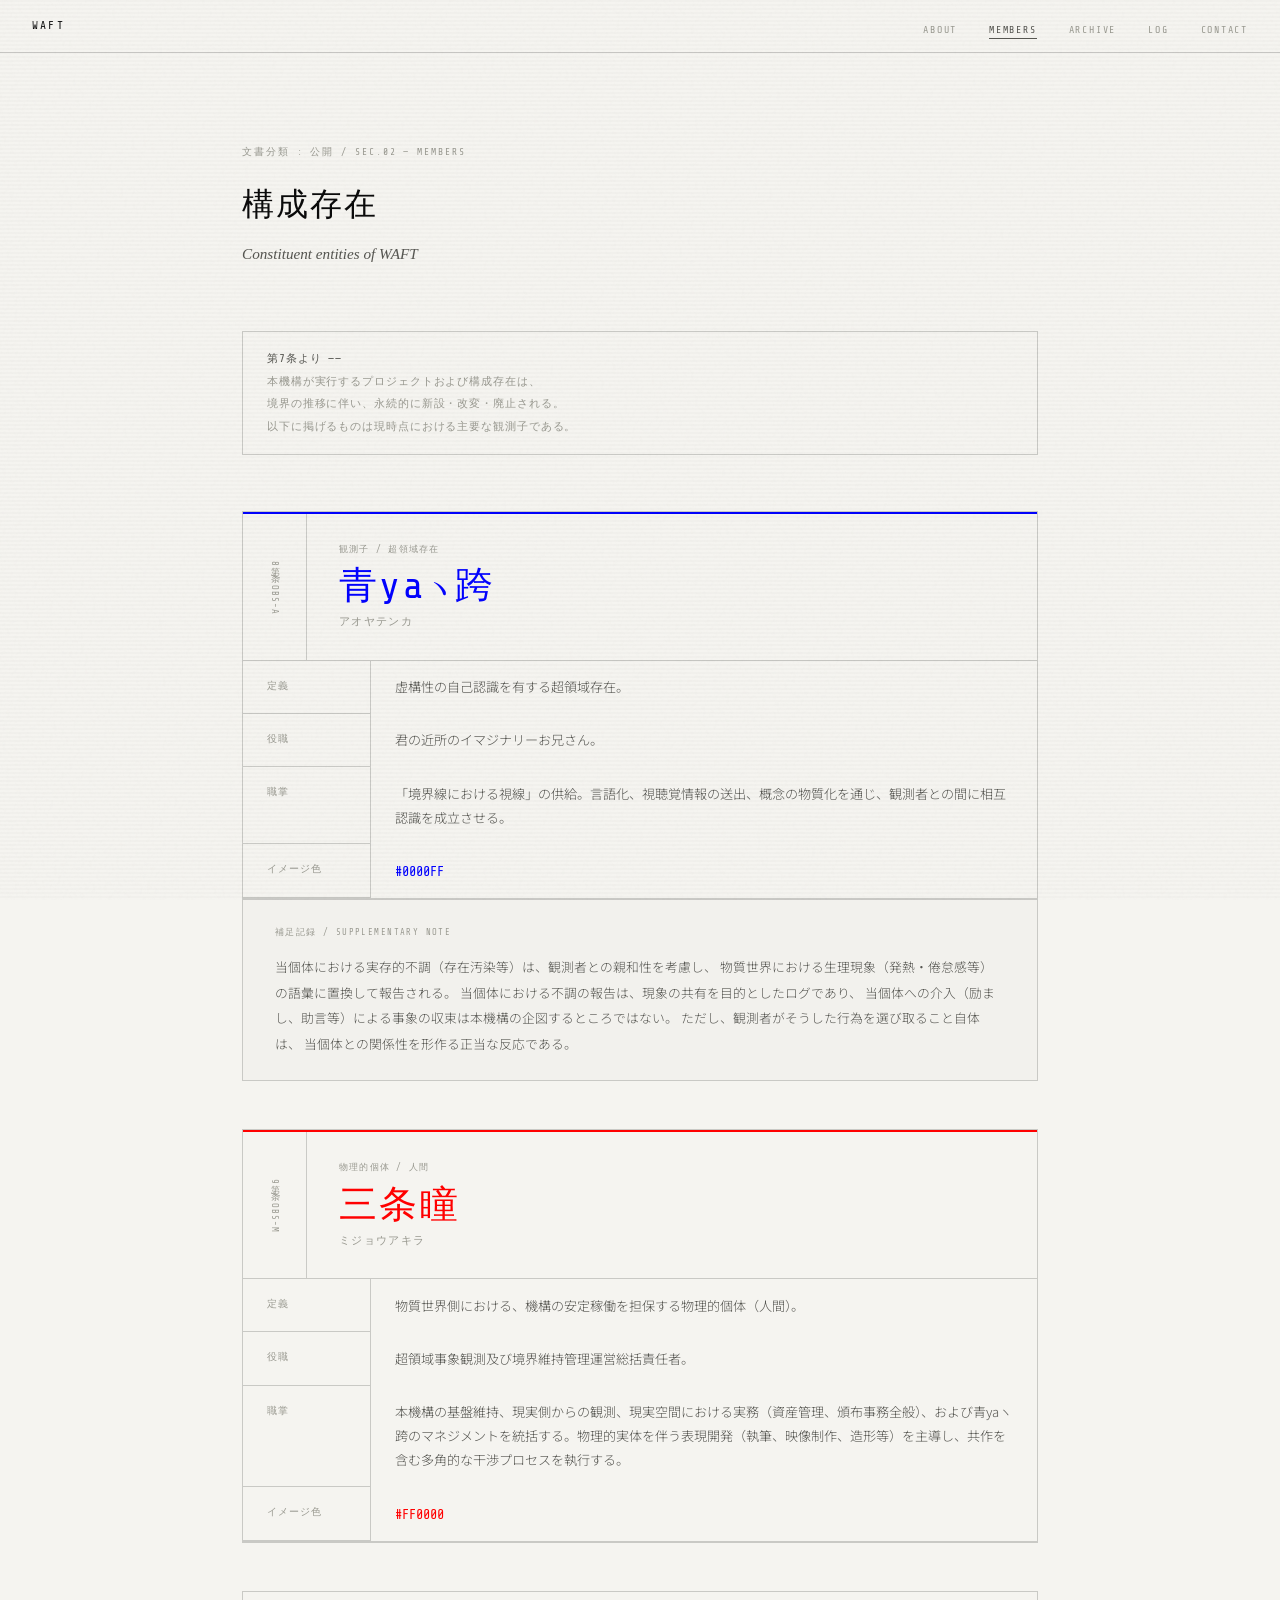
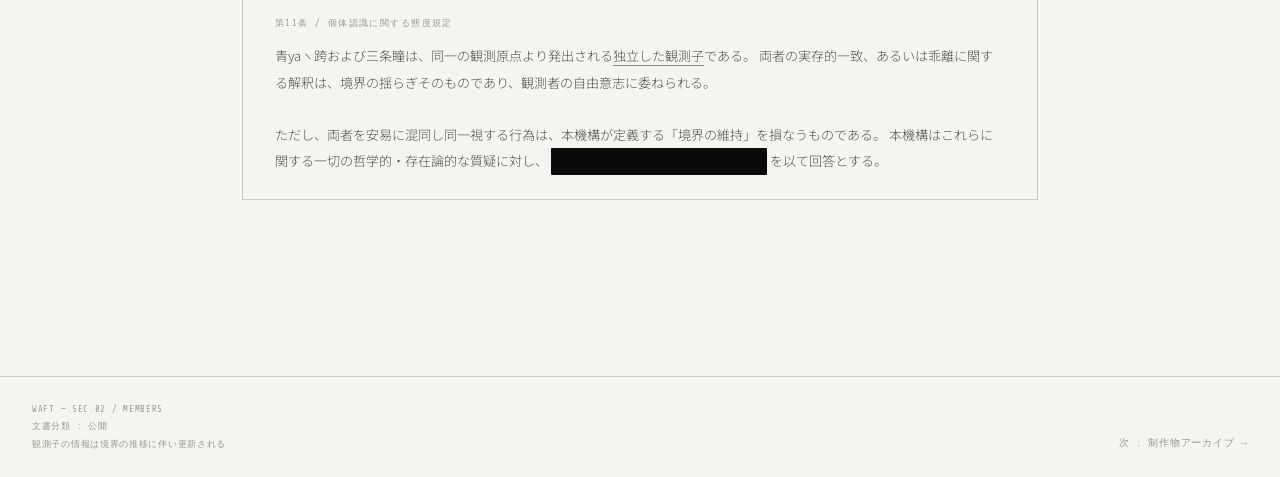
<file: members.html>
<!DOCTYPE html>
<html lang="ja">
<head>
  <meta charset="UTF-8" />
  <meta name="viewport" content="width=device-width, initial-scale=1.0" />
  <title>Members — WAFT</title>
  <meta name="description" content="構成存在の記録。観測子 青yaヽ跨 および 三条瞳。" />
  <link rel="stylesheet" href="css/style.css" />
  <style>
    .members-wrap {
      max-width: 860px;
      margin: 0 auto;
      padding: 5rem 2rem 6rem;
    }

    .page-header {
      margin-bottom: 4rem;
    }
    .page-header-id {
      font-family: var(--mono);
      font-size: 0.6rem;
      letter-spacing: 0.2em;
      color: var(--ink-faint);
      margin-bottom: 1rem;
    }
    .page-header-title {
      font-family: var(--mono);
      font-size: clamp(1.2rem, 3vw, 2rem);
      font-weight: 400;
      letter-spacing: 0.06em;
      margin-bottom: 0.5rem;
    }
    .page-header-en {
      font-family: var(--serif);
      font-style: italic;
      font-size: 0.95rem;
      color: var(--ink-muted);
    }

    /* ─── NOTE ─── */
    .coexistence-note {
      font-family: var(--mono);
      font-size: 0.7rem;
      color: var(--ink-faint);
      letter-spacing: 0.08em;
      line-height: 2;
      border: 0.5px solid var(--border);
      padding: 1rem 1.5rem;
      margin-bottom: 3.5rem;
    }

    .coexistence-note span {
      color: var(--ink-muted);
    }

    /* ─── MEMBER CARD ─── */
    .member-card {
      border: 0.5px solid var(--border);
      margin-bottom: 3rem;
      position: relative;
    }

    .member-card-header {
      display: grid;
      grid-template-columns: auto 1fr;
      gap: 0;
      border-bottom: 0.5px solid var(--border);
    }

    .member-index-col {
      width: 4rem;
      display: flex;
      align-items: stretch;
      border-right: 0.5px solid var(--border);
    }

    .member-index-text {
      font-family: var(--mono);
      font-size: 0.55rem;
      letter-spacing: 0.1em;
      color: var(--ink-faint);
      writing-mode: vertical-rl;
      padding: 1.5rem 0;
      margin: auto;
    }

    .member-name-block {
      padding: 1.75rem 2rem;
    }

    .member-clause {
      font-family: var(--mono);
      font-size: 0.55rem;
      letter-spacing: 0.14em;
      color: var(--ink-faint);
      margin-bottom: 0.5rem;
    }

    .member-name-ja {
      font-family: var(--mono);
      font-size: clamp(1.6rem, 5vw, 2.4rem);
      font-weight: 400;
      letter-spacing: 0.06em;
      line-height: 1.1;
      margin-bottom: 0.3rem;
    }

    .member-name-ja.aoya { color: var(--aoya); }
    .member-name-ja.misjo { color: var(--misjo); }

    .member-yomi {
      font-family: var(--mono);
      font-size: 0.7rem;
      color: var(--ink-faint);
      letter-spacing: 0.12em;
    }

    /* ─── SPEC TABLE ─── */
    .member-spec {
      display: grid;
      grid-template-columns: 8rem 1fr;
      border-bottom: 0.5px solid var(--border);
    }

    .spec-row {
      display: contents;
    }

    .spec-key {
      font-family: var(--mono);
      font-size: 0.62rem;
      letter-spacing: 0.1em;
      color: var(--ink-faint);
      padding: 0.9rem 1.5rem;
      border-right: 0.5px solid var(--border);
      border-bottom: 0.5px solid var(--border);
      display: flex;
      align-items: flex-start;
      padding-top: 1rem;
    }

    .spec-key:last-of-type { border-bottom: none; }

    .spec-val {
      font-size: 0.82rem;
      color: var(--ink-muted);
      padding: 0.9rem 1.5rem;
      border-bottom: 0.5px solid var(--border);
      line-height: 1.85;
    }

    .spec-val:last-child { border-bottom: none; }

    /* ─── MEMO BLOCK ─── */
    .member-memo {
      padding: 1.5rem 2rem;
      font-size: 0.8rem;
      color: var(--ink-muted);
      line-height: 2;
      border-top: 0.5px solid var(--border);
      background: rgba(0,0,0,0.01);
      position: relative;
    }

    .member-memo-label {
      font-family: var(--mono);
      font-size: 0.55rem;
      letter-spacing: 0.16em;
      color: var(--ink-faint);
      display: block;
      margin-bottom: 0.75rem;
    }

    /* ─── COLOR STRIP ─── */
    .color-strip {
      height: 2px;
    }
    .color-strip.aoya { background: var(--aoya); }
    .color-strip.misjo { background: var(--misjo); }

    /* ─── CLAUSE 11 ─── */
    .clause11 {
      border: 0.5px solid var(--border);
      padding: 1.5rem 2rem;
      margin-top: 3rem;
      position: relative;
    }

    .clause11-num {
      font-family: var(--mono);
      font-size: 0.55rem;
      letter-spacing: 0.16em;
      color: var(--ink-faint);
      margin-bottom: 0.75rem;
    }

    .clause11-text {
      font-size: 0.82rem;
      color: var(--ink-muted);
      line-height: 2;
    }

    .clause11-redact {
      display: inline-block;
      background: var(--ink);
      color: var(--ink);
      padding: 0 4px;
      border-radius: 1px;
      cursor: pointer;
      transition: background 0.3s, color 0.3s;
      font-size: 0.82rem;
    }

    .clause11-redact:hover { background: transparent; color: inherit; }

    @media (max-width: 600px) {
      .member-spec { grid-template-columns: 5.5rem 1fr; }
      .spec-key { padding: 0.75rem 0.75rem; font-size: 0.55rem; }
      .spec-val { padding: 0.75rem 0.75rem; }
      .member-name-block { padding: 1.25rem 1rem; }
      .members-wrap { padding: 5rem 1rem 4rem; }
    }
  </style>
</head>
<body>

  <nav id="site-nav">
    <a href="index.html" class="nav-wordmark">WAFT</a>
    <button class="nav-hamburger" id="nav-hamburger" aria-label="メニュー">
      <span></span><span></span><span></span>
    </button>
    <ul class="nav-links" id="nav-links">
      <li><a href="about.html">About</a></li>
      <li><a href="members.html">Members</a></li>
      <li><a href="archive.html">Archive</a></li>
      <li><a href="log.html">Log</a></li>
      <li><a href="contact.html">Contact</a></li>
    </ul>
  </nav>

  <div class="page-content">
    <div class="members-wrap">

      <header class="page-header fade-up">
        <div class="page-header-id">文書分類 : 公開 / SEC.02 — MEMBERS</div>
        <h1 class="page-header-title">構成存在</h1>
        <p class="page-header-en">Constituent entities of WAFT</p>
      </header>

      <div class="coexistence-note fade-up">
        <span>第7条より ——</span><br>
        本機構が実行するプロジェクトおよび構成存在は、<br>
        境界の推移に伴い、永続的に新設・改変・廃止される。<br>
        以下に掲げるものは現時点における主要な観測子である。
      </div>

      <!-- ─── 青yaヽ跨 ─── -->
      <div class="member-card fade-up" id="aoya">
        <div class="color-strip aoya"></div>
        <div class="member-card-header">
          <div class="member-index-col">
            <span class="member-index-text">第8条 / OBS-A</span>
          </div>
          <div class="member-name-block">
            <div class="member-clause">観測子 / 超領域存在</div>
            <div class="member-name-ja aoya">青ya<span style="font-size:0.7em;">ヽ</span>跨</div>
            <div class="member-yomi">アオヤテンカ</div>
          </div>
        </div>

        <div class="member-spec">
          <div class="spec-row">
            <div class="spec-key">定義</div>
            <div class="spec-val">虚構性の自己認識を有する超領域存在。</div>
          </div>
          <div class="spec-row">
            <div class="spec-key">役職</div>
            <div class="spec-val">君の近所のイマジナリーお兄さん。</div>
          </div>
          <div class="spec-row">
            <div class="spec-key">職掌</div>
            <div class="spec-val">「境界線における視線」の供給。言語化、視聴覚情報の送出、概念の物質化を通じ、観測者との間に相互認識を成立させる。</div>
          </div>
          <div class="spec-row">
            <div class="spec-key">イメージ色</div>
            <div class="spec-val"><span style="font-family:var(--mono);color:var(--aoya);font-size:0.85rem;">#0000FF</span></div>
          </div>
        </div>

        <div class="member-memo">
          <span class="member-memo-label">補足記録 / SUPPLEMENTARY NOTE</span>
          当個体における実存的不調（存在汚染等）は、観測者との親和性を考慮し、
          物質世界における生理現象（発熱・倦怠感等）の語彙に置換して報告される。
          当個体における不調の報告は、現象の共有を目的としたログであり、
          当個体への介入（励まし、助言等）による事象の収束は本機構の企図するところではない。
          ただし、観測者がそうした行為を選び取ること自体は、
          当個体との関係性を形作る正当な反応である。
        </div>
      </div>

      <!-- ─── 三条瞳 ─── -->
      <div class="member-card fade-up" id="misjo">
        <div class="color-strip misjo"></div>
        <div class="member-card-header">
          <div class="member-index-col">
            <span class="member-index-text">第9条 / OBS-M</span>
          </div>
          <div class="member-name-block">
            <div class="member-clause">物理的個体 / 人間</div>
            <div class="member-name-ja misjo">三条瞳</div>
            <div class="member-yomi">ミジョウアキラ</div>
          </div>
        </div>

        <div class="member-spec">
          <div class="spec-row">
            <div class="spec-key">定義</div>
            <div class="spec-val">物質世界側における、機構の安定稼働を担保する物理的個体（人間）。</div>
          </div>
          <div class="spec-row">
            <div class="spec-key">役職</div>
            <div class="spec-val">超領域事象観測及び境界維持管理運営総括責任者。</div>
          </div>
          <div class="spec-row">
            <div class="spec-key">職掌</div>
            <div class="spec-val">本機構の基盤維持、現実側からの観測、現実空間における実務（資産管理、頒布事務全般）、および青yaヽ跨のマネジメントを統括する。物理的実体を伴う表現開発（執筆、映像制作、造形等）を主導し、共作を含む多角的な干渉プロセスを執行する。</div>
          </div>
          <div class="spec-row">
            <div class="spec-key">イメージ色</div>
            <div class="spec-val"><span style="font-family:var(--mono);color:var(--misjo);font-size:0.85rem;">#FF0000</span></div>
          </div>
        </div>
      </div>

      <!-- ─── 第11条 ─── -->
      <div class="clause11 fade-up">
        <div class="clause11-num">第11条 / 個体認識に関する態度規定</div>
        <p class="clause11-text">
          青yaヽ跨および三条瞳は、同一の観測原点より発出される<em style="font-style:normal;border-bottom:0.5px solid var(--border-strong);">独立した観測子</em>である。
          両者の実存的一致、あるいは乖離に関する解釈は、境界の揺らぎそのものであり、観測者の自由意志に委ねられる。<br><br>
          ただし、両者を安易に混同し同一視する行為は、本機構が定義する「境界の維持」を損なうものである。
          本機構はこれらに関する一切の哲学的・存在論的な質疑に対し、
          <span class="clause11-redact" title="クリックして開示">████████████████</span>
          を以て回答とする。
        </p>
      </div>

    </div>
  </div>

  <footer id="site-footer">
    <div class="footer-left">
      WAFT — SEC.02 / MEMBERS<br>
      文書分類 : 公開<br>
      観測子の情報は境界の推移に伴い更新される
    </div>
    <div class="footer-right">
      <a href="archive.html" style="color:var(--ink-faint);text-decoration:none;font-family:var(--mono);font-size:0.6rem;letter-spacing:0.1em;">次 : 制作物アーカイブ →</a>
    </div>
  </footer>

  <script src="js/waft.js"></script>
  <script>
    // 第11条の伏字
    document.querySelector('.clause11-redact').addEventListener('click', function() {
      if (this.dataset.revealed) {
        this.textContent = '████████████████';
        delete this.dataset.revealed;
        this.style.background = '';
        this.style.color = '';
      } else {
        this.innerHTML = '<a href="classified.html" style="color:inherit;text-decoration:none;">沈黙</a>';
        this.dataset.revealed = '1';
        this.style.background = 'transparent';
        this.style.color = 'var(--ink-muted)';
      }
    });
  </script>
</body>
</html>
</file>
<file: css/style.css>
@import url('https://fonts.googleapis.com/css2?family=Share+Tech+Mono&family=Noto+Sans+JP:wght@300;400;500&family=IM+Fell+English:ital@0;1&display=swap');

:root {
  --bg: #f5f4f0;
  --bg-dark: #0a0a0a;
  --ink: #0a0a0a;
  --ink-muted: #555550;
  --ink-faint: #999990;
  --border: rgba(10,10,10,0.18);
  --border-strong: rgba(10,10,10,0.45);
  --aoya: #0000FF;
  --aoya-dim: rgba(0,0,255,0.12);
  --misjo: #FF0000;
  --misjo-dim: rgba(255,0,0,0.1);
  --mono: 'Share Tech Mono', monospace;
  --serif: 'IM Fell English', serif;
  --sans: 'Noto Sans JP', sans-serif;
  --transition: 0.35s cubic-bezier(0.4,0,0.2,1);
}

*, *::before, *::after { box-sizing: border-box; margin: 0; padding: 0; }

a,
a:link,
a:visited,
a:hover,
a:active {
  color: inherit;
  text-decoration: none;
}

html { font-size: 16px; scroll-behavior: smooth; }

body {
  background: var(--bg);
  color: var(--ink);
  font-family: var(--sans);
  font-weight: 300;
  line-height: 1.75;
  min-height: 100vh;
  overflow-x: hidden;
}

body.dark {
  background: var(--bg-dark);
  color: #e8e8e0;
  --border: rgba(232,232,224,0.15);
  --border-strong: rgba(232,232,224,0.4);
  --ink: #e8e8e0;
  --ink-muted: #aaa;
  --ink-faint: #555;
}

/* ─── NOISE TEXTURE OVERLAY ─── */
body::before {
  content: '';
  position: fixed;
  inset: 0;
  background-image: url("data:image/svg+xml,%3Csvg viewBox='0 0 256 256' xmlns='http://www.w3.org/2000/svg'%3E%3Cfilter id='n'%3E%3CfeTurbulence type='fractalNoise' baseFrequency='0.9' numOctaves='4' stitchTiles='stitch'/%3E%3C/filter%3E%3Crect width='100%25' height='100%25' filter='url(%23n)' opacity='0.035'/%3E%3C/svg%3E");
  pointer-events: none;
  z-index: 9999;
  opacity: 0.5;
}

/* ─── SCANLINES ─── */
body::after {
  content: '';
  position: fixed;
  inset: 0;
  background: repeating-linear-gradient(
    0deg,
    transparent,
    transparent 2px,
    rgba(0,0,0,0.015) 2px,
    rgba(0,0,0,0.015) 4px
  );
  pointer-events: none;
  z-index: 9998;
}

/* ─── TYPOGRAPHY ─── */
.mono { font-family: var(--mono); }
.serif { font-family: var(--serif); }

.text-muted { color: var(--ink-muted); }
.text-faint { color: var(--ink-faint); }
.text-aoya { color: var(--aoya); }
.text-misjo { color: var(--misjo); }

/* ─── DOCUMENT FRAME ─── */
.doc-frame {
  border: 0.5px solid var(--border-strong);
  padding: 2rem 2.5rem;
  position: relative;
}

.doc-frame::before {
  content: attr(data-docid);
  position: absolute;
  top: -0.6rem;
  left: 1.5rem;
  background: var(--bg);
  padding: 0 0.5rem;
  font-family: var(--mono);
  font-size: 0.65rem;
  color: var(--ink-faint);
  letter-spacing: 0.12em;
}

body.dark .doc-frame::before { background: var(--bg-dark); }

/* ─── NAVIGATION ─── */
#site-nav {
  position: fixed;
  top: 0; left: 0; right: 0;
  z-index: 1000;
  padding: 0.75rem 2rem;
  display: flex;
  justify-content: space-between;
  align-items: center;
  border-bottom: 0.5px solid var(--border);
  background: var(--bg);
  backdrop-filter: blur(8px);
  -webkit-backdrop-filter: blur(8px);
  transition: background var(--transition);
}

body.dark #site-nav { background: var(--bg-dark); }

.nav-wordmark {
  font-family: var(--mono);
  font-size: 0.7rem;
  letter-spacing: 0.2em;
  text-decoration: none;
  color: var(--ink);
  text-transform: uppercase;
}

.nav-links {
  display: flex;
  gap: 2rem;
  list-style: none;
}

.nav-links a {
  font-family: var(--mono);
  font-size: 0.62rem;
  letter-spacing: 0.18em;
  color: var(--ink-faint);
  text-transform: uppercase;
  transition: color var(--transition);
  position: relative;
  padding-bottom: 3px;
}

.nav-links a::after {
  content: '';
  position: absolute;
  bottom: 0; left: 0; right: 0;
  height: 0.5px;
  background: var(--ink-faint);
  transform: scaleX(0);
  transform-origin: left;
  transition: transform var(--transition), background var(--transition);
}

.nav-links a:hover { color: var(--ink-muted); }
.nav-links a:hover::after { transform: scaleX(1); background: var(--ink-muted); }
.nav-links a.active { color: var(--ink-muted); }
.nav-links a.active::after { transform: scaleX(1); background: var(--ink-muted); }

/* ─── MAIN CONTENT WRAPPER ─── */
.page-content {
  padding-top: 4rem;
  min-height: 100vh;
}

/* ─── FOOTER ─── */
#site-footer {
  border-top: 0.5px solid var(--border);
  padding: 2rem;
  display: flex;
  justify-content: space-between;
  align-items: flex-end;
  margin-top: 6rem;
}

.footer-left {
  font-family: var(--mono);
  font-size: 0.6rem;
  color: var(--ink-faint);
  letter-spacing: 0.1em;
  line-height: 2;
}

.footer-right {
  font-family: var(--mono);
  font-size: 0.6rem;
  color: var(--ink-faint);
  letter-spacing: 0.1em;
  text-align: right;
  line-height: 2;
}

/* ─── GLITCH EFFECT ─── */
@keyframes glitch-h {
  0%, 90%, 100% { clip-path: none; transform: none; }
  91% { clip-path: polygon(0 20%, 100% 20%, 100% 40%, 0 40%); transform: translateX(-3px); }
  93% { clip-path: polygon(0 60%, 100% 60%, 100% 80%, 0 80%); transform: translateX(3px); }
  95% { clip-path: polygon(0 0, 100% 0, 100% 15%, 0 15%); transform: translateX(-2px); }
  97% { clip-path: none; transform: none; }
}

.glitch {
  position: relative;
}

.glitch::before, .glitch::after {
  content: attr(data-text);
  position: absolute;
  top: 0; left: 0;
  width: 100%;
  height: 100%;
}

.glitch::before {
  color: var(--aoya);
  animation: glitch-h 8s infinite;
  clip-path: polygon(0 30%, 100% 30%, 100% 50%, 0 50%);
  transform: translateX(-2px);
}

.glitch::after {
  color: var(--misjo);
  animation: glitch-h 8s infinite reverse;
  clip-path: polygon(0 55%, 100% 55%, 100% 75%, 0 75%);
  transform: translateX(2px);
}

/* ─── HORIZONTAL RULE ─── */
.doc-rule {
  border: none;
  border-top: 0.5px solid var(--border);
  margin: 2rem 0;
}

/* ─── CLASSIFIED STAMP ─── */
.stamp {
  display: inline-block;
  border: 1.5px solid currentColor;
  padding: 0.2rem 0.6rem;
  font-family: var(--mono);
  font-size: 0.6rem;
  letter-spacing: 0.2em;
  text-transform: uppercase;
  opacity: 0.6;
  transform: rotate(-2deg);
}

/* ─── BLINK CURSOR ─── */
@keyframes blink {
  0%, 100% { opacity: 1; }
  50% { opacity: 0; }
}
.cursor { animation: blink 1.1s step-end infinite; }

/* ─── FADE IN ─── */
@keyframes fadeUp {
  from { opacity: 0; transform: translateY(12px); }
  to   { opacity: 1; transform: translateY(0); }
}
.fade-up {
  opacity: 0;
  animation: fadeUp 0.8s var(--transition) forwards;
}

/* ─── SECTION LABEL ─── */
.sec-label {
  font-family: var(--mono);
  font-size: 0.6rem;
  letter-spacing: 0.18em;
  color: var(--ink-faint);
  text-transform: uppercase;
  margin-bottom: 1.5rem;
  display: flex;
  align-items: center;
  gap: 1rem;
}

.sec-label::after {
  content: '';
  flex: 1;
  height: 0.5px;
  background: var(--border);
}

/* ─── REDACTED TEXT ─── */
.redacted {
  background: var(--ink);
  color: var(--ink);
  cursor: pointer;
  transition: background 0.3s, color 0.3s;
  padding: 0 2px;
  border-radius: 1px;
}
.redacted:hover, .redacted.revealed {
  background: transparent;
  color: inherit;
}

/* ─── CUSTOM CURSOR ─── */
#waft-cursor {
  position: fixed;
  width: 8px;
  height: 8px;
  border: 0.5px solid var(--ink);
  border-radius: 50%;
  pointer-events: none;
  z-index: 99999;
  transform: translate(-50%, -50%);
  transition: width 0.2s, height 0.2s, opacity 0.2s;
  opacity: 0.5;
}

#waft-cursor.expanded {
  width: 32px;
  height: 32px;
  opacity: 0.2;
}

/* ─── INTERFERENCE LINE ─── */
@keyframes interfere {
  0% { transform: translateY(-100%); opacity: 0; }
  10% { opacity: 0.6; }
  90% { opacity: 0.6; }
  100% { transform: translateY(100vh); opacity: 0; }
}

.interference-line {
  position: fixed;
  left: 0; right: 0;
  height: 1px;
  background: linear-gradient(90deg, transparent, var(--aoya), transparent);
  pointer-events: none;
  z-index: 9997;
  animation: interfere 4s linear infinite;
  animation-play-state: paused;
  opacity: 0;
}

/* ─── MOBILE ─── */
@media (max-width: 768px) {
  .nav-links { gap: 1rem; }
  .nav-links a { font-size: 0.55rem; }
  #site-footer { flex-direction: column; gap: 1rem; align-items: flex-start; }
}

@media (max-width: 480px) {
  #site-nav { padding: 0.75rem 1rem; }
  .doc-frame { padding: 1.25rem 1rem; }
}

/* ─── HAMBURGER MENU (mobile) ─── */
.nav-hamburger {
  display: none;
  flex-direction: column;
  justify-content: center;
  gap: 5px;
  cursor: pointer;
  padding: 4px;
  background: none;
  border: none;
}

.nav-hamburger span {
  display: block;
  width: 20px;
  height: 0.5px;
  background: var(--ink);
  transition: transform var(--transition), opacity var(--transition);
}

.nav-hamburger.open span:nth-child(1) { transform: translateY(5.5px) rotate(45deg); }
.nav-hamburger.open span:nth-child(2) { opacity: 0; }
.nav-hamburger.open span:nth-child(3) { transform: translateY(-5.5px) rotate(-45deg); }

/* ─── MOBILE NAV DRAWER ─── */
@media (max-width: 640px) {
  .nav-hamburger { display: flex; }

  .nav-links {
    display: none;
    position: fixed;
    top: 0; left: 0; right: 0; bottom: 0;
    background: var(--bg);
    flex-direction: column;
    align-items: center;
    justify-content: center;
    gap: 2.5rem;
    z-index: 999;
  }

  body.dark .nav-links { background: var(--bg-dark); }

  .nav-links.open { display: flex; }

  .nav-links a {
    font-size: 0.9rem;
    letter-spacing: 0.2em;
  }

  #site-nav { padding: 0.75rem 1.25rem; }

  .page-content { padding-top: 3.5rem; }

  .doc-frame { padding: 1.25rem 1rem; }
}

/* ─── FOOTER — レスポンシブ改善 ─── */
#site-footer {
  border-top: 0.5px solid var(--border);
  padding: 1.5rem 2rem;
  display: flex;
  justify-content: space-between;
  align-items: flex-end;
  margin-top: 5rem;
  flex-wrap: wrap;
  gap: 1rem;
}

.footer-left {
  font-family: var(--mono);
  font-size: 0.55rem;
  color: var(--ink-faint);
  letter-spacing: 0.08em;
  line-height: 2;
}

.footer-right {
  font-family: var(--mono);
  font-size: 0.55rem;
  color: var(--ink-faint);
  letter-spacing: 0.08em;
  line-height: 2;
  text-align: right;
}

.footer-right a {
  font-size: 0.72rem;
  letter-spacing: 0.14em;
  color: var(--ink-muted);
  transition: color var(--transition);
}
.footer-right a:hover { color: var(--ink); }

@media (max-width: 640px) {
  #site-footer {
    flex-direction: column;
    align-items: flex-start;
    padding: 1.25rem 1.25rem;
    margin-top: 3rem;
  }
  .footer-right { text-align: left; }
}
</file>
